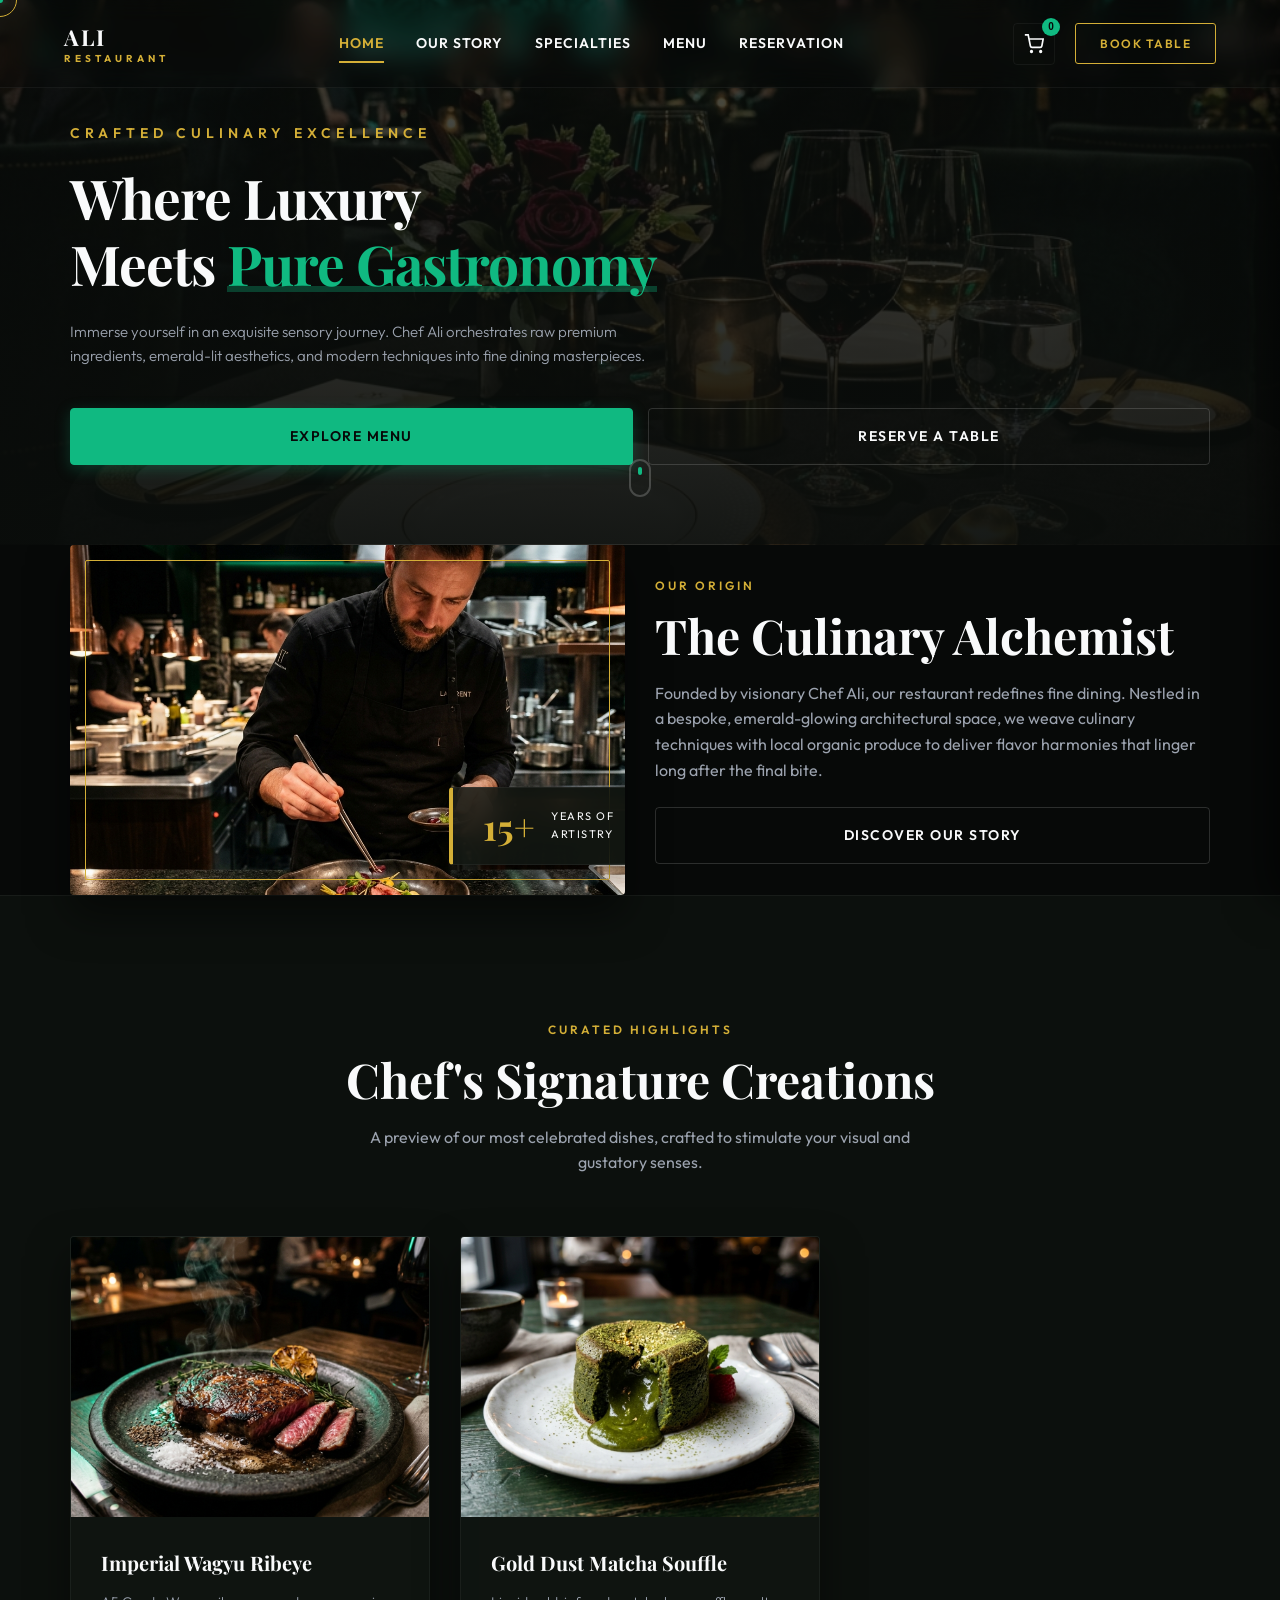
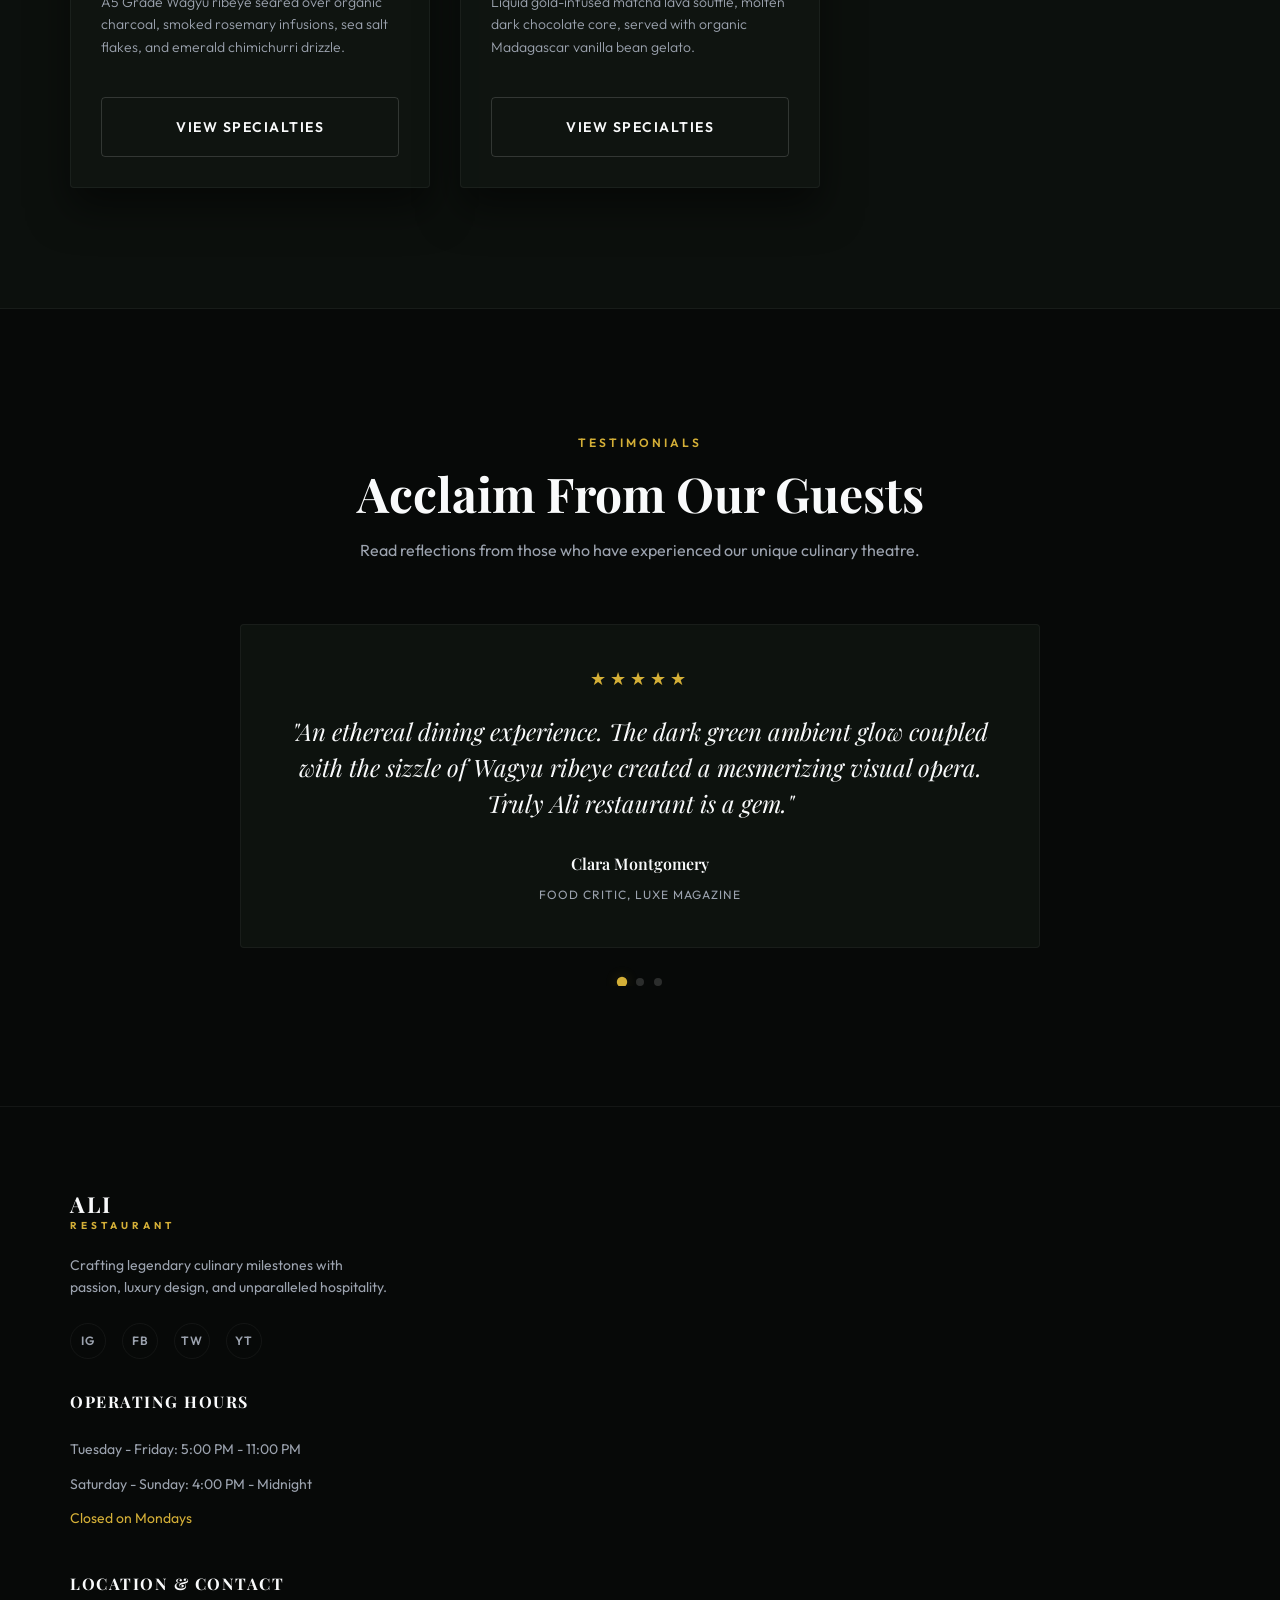
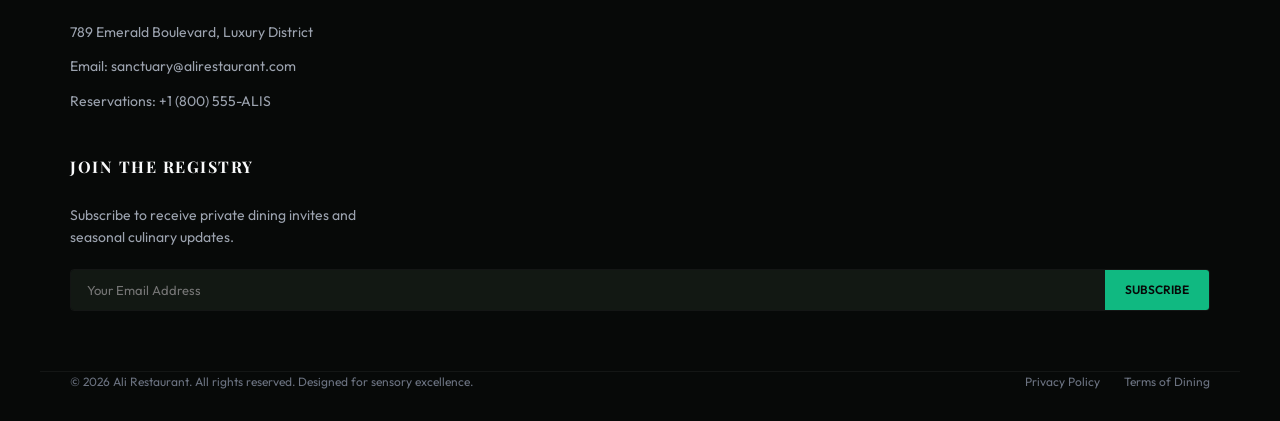
<file: index.html>
<!DOCTYPE html>
<html lang="en">
<head>
    <meta charset="UTF-8">
    <meta name="viewport" content="width=device-width, initial-scale=1.0">
    <meta name="description" content="Experience premium culinary artistry at Ali Restaurant. Indulge in Wagyu steaks, truffle bruschettas, and signature emerald cocktails in an ultra-luxurious setting.">
    <title>Ali Restaurant | Home</title>
    <!-- Google Fonts -->
    <link rel="preconnect" href="https://fonts.googleapis.com">
    <link rel="preconnect" href="https://fonts.gstatic.com" crossorigin>
    <link href="https://fonts.googleapis.com/css2?family=Outfit:wght@300;400;600;800&family=Playfair+Display:ital,wght@0,400;0,700;1,400&display=swap" rel="stylesheet">
    <!-- Main Stylesheet -->
    <link rel="stylesheet" href="styles.css">

<div id="loader">
    <div class="luxury-loader">

        <div class="rings">
            <span></span>
            <span></span>
            <span></span>
        </div>

    </div>
</div>


</head>
<body>

    <div id="scroll-progress"></div>

    <!-- Header Navigation -->
    <header class="header">
        <div class="nav-container">
            <a href="index.html" class="logo" id="logo-nav">
                ALI<span>RESTAURANT</span>
            </a>
            
            <nav class="nav-links">
                <a href="index.html" class="nav-link">Home</a>
                <a href="about.html" class="nav-link">Our Story</a>
                <a href="specialties.html" class="nav-link">Specialties</a>
                <a href="menu.html" class="nav-link">Menu</a>
                <a href="reservation.html" class="nav-link">Reservation</a>
            </nav>

            <div class="nav-actions">
                <button class="cart-toggle-btn" id="cart-toggle-btn" aria-label="Open Cart">
                    <svg class="icon-svg" viewBox="0 0 24 24" fill="none" stroke="currentColor" stroke-width="2">
                        <circle cx="9" cy="21" r="1"></circle>
                        <circle cx="20" cy="21" r="1"></circle>
                        <path d="M1 1h4l2.68 13.39a2 2 0 0 0 2 1.61h9.72a2 2 0 0 0 2-1.61L23 6H6"></path>
                    </svg>
                    <span class="cart-count">0</span>
                </button>
                <a href="reservation.html" class="cta-btn font-sub">Book Table</a>
            </div>

            <button class="mobile-menu-toggle" id="mobile-toggle" aria-label="Toggle Navigation">
                <span></span>
                <span></span>
                <span></span>
            </button>
        </div>
    </header>

    <div class="mobile-nav-overlay" id="mobile-overlay">
        <nav class="mobile-links">
            <a href="index.html" class="mobile-link">Home</a>
            <a href="about.html" class="mobile-link">Our Story</a>
            <a href="specialties.html" class="mobile-link">Specialties</a>
            <a href="menu.html" class="mobile-link">Menu</a>
            <a href="reservation.html" class="mobile-link">Reservation</a>
            <a href="reservation.html" class="mobile-cta-btn">Book Table</a>
            
        </nav>
    </div>

    <!-- Main Content -->
    <main>
        
     

        <section id="hero" class="hero-section">
            <div class="hero-bg" style="background-image: linear-gradient(to bottom, rgba(10, 13, 11, 0.7), rgba(10, 13, 11, 0.95)), url('assets/hero_bg.png');"></div>
            <div class="hero-content container">
                <span class="hero-subtitle reveal-item">CRAFTED CULINARY EXCELLENCE</span>
                <h1 class="hero-title reveal-item">
                    Where Luxury <br>Meets <span class="highlight-green">Pure Gastronomy</span>
                </h1>
                <p class="hero-description reveal-item">
                    Immerse yourself in an exquisite sensory journey. Chef Ali orchestrates raw premium ingredients, emerald-lit aesthetics, and modern techniques into fine dining masterpieces.
                </p>
                <div class="hero-actions reveal-item">
                    <a href="menu.html" class="btn btn-primary">Explore Menu</a>
                    <a href="reservation.html" class="btn btn-outline">Reserve a Table</a>
                </div>
            </div>
            
            <div class="scroll-indicator">
                <span class="mouse">
                    <span class="wheel"></span>
                </span>
                <span class="arrow-down"></span>
            </div>
        </section>

   
        <section class="about-section container section-padding">
            <div class="about-grid">
                <div class="about-image-container reveal-item">
                    <div class="about-image-wrapper">
                        <img src="assets/chef_ali.png" alt="Chef Ali" class="about-img">
                        <div class="experience-badge">
                            <span class="exp-num">15+</span>
                            <span class="exp-text">Years of <br>Artistry</span>
                        </div>
                    </div>
                </div>
                <div class="about-content reveal-item">
                    <span class="section-tag">OUR ORIGIN</span>
                    <h2 class="section-title">The Culinary Alchemist</h2>
                    <p class="about-text">
                        Founded by visionary Chef Ali, our restaurant redefines fine dining. Nestled in a bespoke, emerald-glowing architectural space, we weave culinary techniques with local organic produce to deliver flavor harmonies that linger long after the final bite.
                    </p>
                    <a href="about.html" class="btn btn-outline" style="align-self: flex-start;">Discover Our Story</a>
                </div>
            </div>
        </section>

  
        <section class="specialties-section section-padding">
            <div class="container">
                <div class="section-header center reveal-item">
                    <span class="section-tag">CURATED HIGHLIGHTS</span>
                    <h2 class="section-title">Chef's Signature Creations</h2>
                    <p class="section-subtitle">A preview of our most celebrated dishes, crafted to stimulate your visual and gustatory senses.</p>
                </div>

                <div class="specialties-grid reveal-item">
    
                    <div class="specialty-card">
                        <div class="specialty-img-wrapper">
                            <img src="assets/dish_steak.png" alt="Wagyu Steak" class="specialty-img">
                        </div>
                        <div class="specialty-info">
                            <h3 class="specialty-name">Imperial Wagyu Ribeye</h3>
                            <p class="specialty-desc font-sub">A5 Grade Wagyu ribeye seared over organic charcoal, smoked rosemary infusions, sea salt flakes, and emerald chimichurri drizzle.</p>
                            <a href="specialties.html" class="btn btn-outline btn-full font-sub" style="margin-top: 15px;">View Specialties</a>
                        </div>
                    </div>

                    <div class="specialty-card">
                        <div class="specialty-img-wrapper">
                            <img src="assets/dish_souffle.png" alt="Matcha Souffle" class="specialty-img">
                        </div>
                        <div class="specialty-info">
                            <h3 class="specialty-name">Gold Dust Matcha Souffle</h3>
                            <p class="specialty-desc font-sub">Liquid gold-infused matcha lava souffle, molten dark chocolate core, served with organic Madagascar vanilla bean gelato.</p>
                            <a href="specialties.html" class="btn btn-outline btn-full font-sub" style="margin-top: 15px;">View Specialties</a>
                        </div>
                    </div>
                </div>
            </div>
        </section>

        <section class="testimonials-section section-padding">
            <div class="container">
                <div class="section-header center reveal-item">
                    <span class="section-tag">TESTIMONIALS</span>
                    <h2 class="section-title">Acclaim From Our Guests</h2>
                    <p class="section-subtitle">Read reflections from those who have experienced our unique culinary theatre.</p>
                </div>

                <div class="testimonials-slider reveal-item">
                    <div class="testimonial-track" id="testimonial-track">
           
                        <div class="testimonial-card">
                            <div class="stars">★★★★★</div>
                            <p class="quote">"An ethereal dining experience. The dark green ambient glow coupled with the sizzle of Wagyu ribeye created a mesmerizing visual opera. Truly Ali restaurant is a gem."</p>
                            <div class="author-info">
                                <h4 class="author-name">Clara Montgomery</h4>
                                <span class="author-title">Food Critic, Luxe Magazine</span>
                            </div>
                        </div>

                        <div class="testimonial-card">
                            <div class="stars">★★★★★</div>
                            <p class="quote">"Chef Ali's attention to plating is legendary. The truffle bruschetta melted in my mouth, and the table selector system was so elegant. A perfect reservation execution!"</p>
                            <div class="author-info">
                                <h4 class="author-name">Alexander Sterling</h4>
                                <span class="author-title">Gourmand Society President</span>
                            </div>
                        </div>

                        <div class="testimonial-card">
                            <div class="stars">★★★★★</div>
                            <p class="quote">"Matcha lava cake with gold leaf was the highlight of our anniversary. Sitting in the VIP room, surrounded by glassmorphism green panels and premium service, made it unforgettable."</p>
                            <div class="author-info">
                                <h4 class="author-name">Vivienne Rousseau</h4>
                                <span class="author-title">Lifestyle Connoisseur</span>
                            </div>
                        </div>
                    </div>
                    
                    <div class="slider-dots">
                        <button class="dot active" data-index="0" aria-label="Slide 1"></button>
                        <button class="dot" data-index="1" aria-label="Slide 2"></button>
                        <button class="dot" data-index="2" aria-label="Slide 3"></button>
                    </div>
                </div>
            </div>
        </section>
        
    </main>

    <!-- Shopping Cart Slide-out Drawer -->


    <div class="cart-drawer-overlay" id="cart-drawer-overlay"></div>
    <div class="cart-drawer" id="cart-drawer">
        <div class="cart-drawer-header">
            <h3>Your Order Selection</h3>
            <button class="cart-close-btn" id="cart-close-btn" aria-label="Close Cart">
                <svg class="icon-svg" viewBox="0 0 24 24" fill="none" stroke="currentColor" stroke-width="2">
                    <line x1="18" y1="6" x2="6" y2="18"></line>
                    <line x1="6" y1="6" x2="18" y2="18"></line>
                </svg>
            </button>
        </div>
        
        <div class="cart-progress-container">
            <span class="cart-progress-label" id="cart-progress-text">Add $100.00 more for Complimentary Dessert!</span>
            <div class="cart-progress-bar">
                <div class="cart-progress-fill" id="cart-progress-fill" style="width: 0%"></div>
            </div>
        </div>

        <div class="cart-items" id="cart-items-container">
            <div class="empty-cart-message">
                <p>Your culinary tray is empty.</p>
                <p class="sub">Explore our menu to add exquisite selections.</p>
            </div>
        </div>

        <div class="cart-drawer-footer">
            <div class="cart-summary-row">
                <span>Subtotal</span>
                <span id="cart-subtotal">$0.00</span>
            </div>
            <div class="cart-summary-row">
                <span>Luxury Service Tax</span>
                <span id="cart-tax">$0.00</span>
            </div>
            <div class="cart-summary-row total">
                <span>Estimated Total</span>
                <span id="cart-total">$0.00</span>
            </div>
            <button class="checkout-btn btn-full" id="checkout-btn">Proceed to Experience Checkout</button>
        </div>
    </div>

    <!-- Booking Confirmation Modal -->
    <div class="modal-backdrop" id="booking-modal">
        <div class="modal-card">
            <div class="modal-success-icon">
                <svg viewBox="0 0 24 24" fill="none" stroke="currentColor" stroke-width="2.5">
                    <polyline points="20 6 9 17 4 12"></polyline>
                </svg>
            </div>
            <h3 class="modal-title">Reservation Confirmed</h3>
            <p class="modal-desc">Your table in our premium sanctuary has been reserved. A digital invitation has been dispatched to your email.</p>
            <div class="receipt-box" id="booking-receipt"></div>
            <button class="btn btn-primary btn-full close-modal-btn" id="close-modal-btn">Enter Sanctuary</button>
        </div>
    </div>

  

    <button class="back-to-top" id="back-to-top" aria-label="Scroll to Top">
        <svg viewBox="0 0 24 24" fill="none" stroke="currentColor" stroke-width="2.5">
            <line x1="12" y1="19" x2="12" y2="5"></line>
            <polyline points="5 12 12 5 19 12"></polyline>
        </svg>
    </button>

    <!-- Footer -->


    <footer class="footer-section">
        <div class="container footer-grid">
            <div class="footer-brand">
                <a href="index.html" class="logo">ALI<span>RESTAURANT</span></a>
                <p class="footer-desc">Crafting legendary culinary milestones with passion, luxury design, and unparalleled hospitality.</p>
                <div class="social-links">
                    <a href="#" aria-label="Instagram">IG</a>
                    <a href="#" aria-label="Facebook">FB</a>
                    <a href="#" aria-label="Twitter">TW</a>
                    <a href="#" aria-label="YouTube">YT</a>
                </div>
            </div>

            <div class="footer-info">
                <h4 class="footer-title">Operating Hours</h4>
                <p class="footer-text">Tuesday - Friday: 5:00 PM - 11:00 PM</p>
                <p class="footer-text">Saturday - Sunday: 4:00 PM - Midnight</p>
                <p class="footer-text color-highlight">Closed on Mondays</p>
            </div>

            <div class="footer-info">
                <h4 class="footer-title">Location & Contact</h4>
                <p class="footer-text">789 Emerald Boulevard, Luxury District</p>
                <p class="footer-text">Email: sanctuary@alirestaurant.com</p>
                <p class="footer-text">Reservations: +1 (800) 555-ALIS</p>
            </div>

            <div class="footer-newsletter">
                <h4 class="footer-title">Join The Registry</h4>
                <p class="footer-text">Subscribe to receive private dining invites and seasonal culinary updates.</p>
                <form class="newsletter-form" id="newsletter-form">
                    <input type="email" placeholder="Your Email Address" required aria-label="Email Address" autocomplete="email">
                    <button type="submit">Subscribe</button>
                </form>
            </div>
        </div>

        <div class="footer-bottom container">
            <p>&copy; 2026 Ali Restaurant. All rights reserved. Designed for sensory excellence.</p>
            <div class="footer-bottom-links">
                <a href="#">Privacy Policy</a>
                <a href="#">Terms of Dining</a>
            </div>
        </div>
    </footer>

    <!-- Main Logic Script -->
    <script src="Food.js"></script>
</body>
</html>
</file>
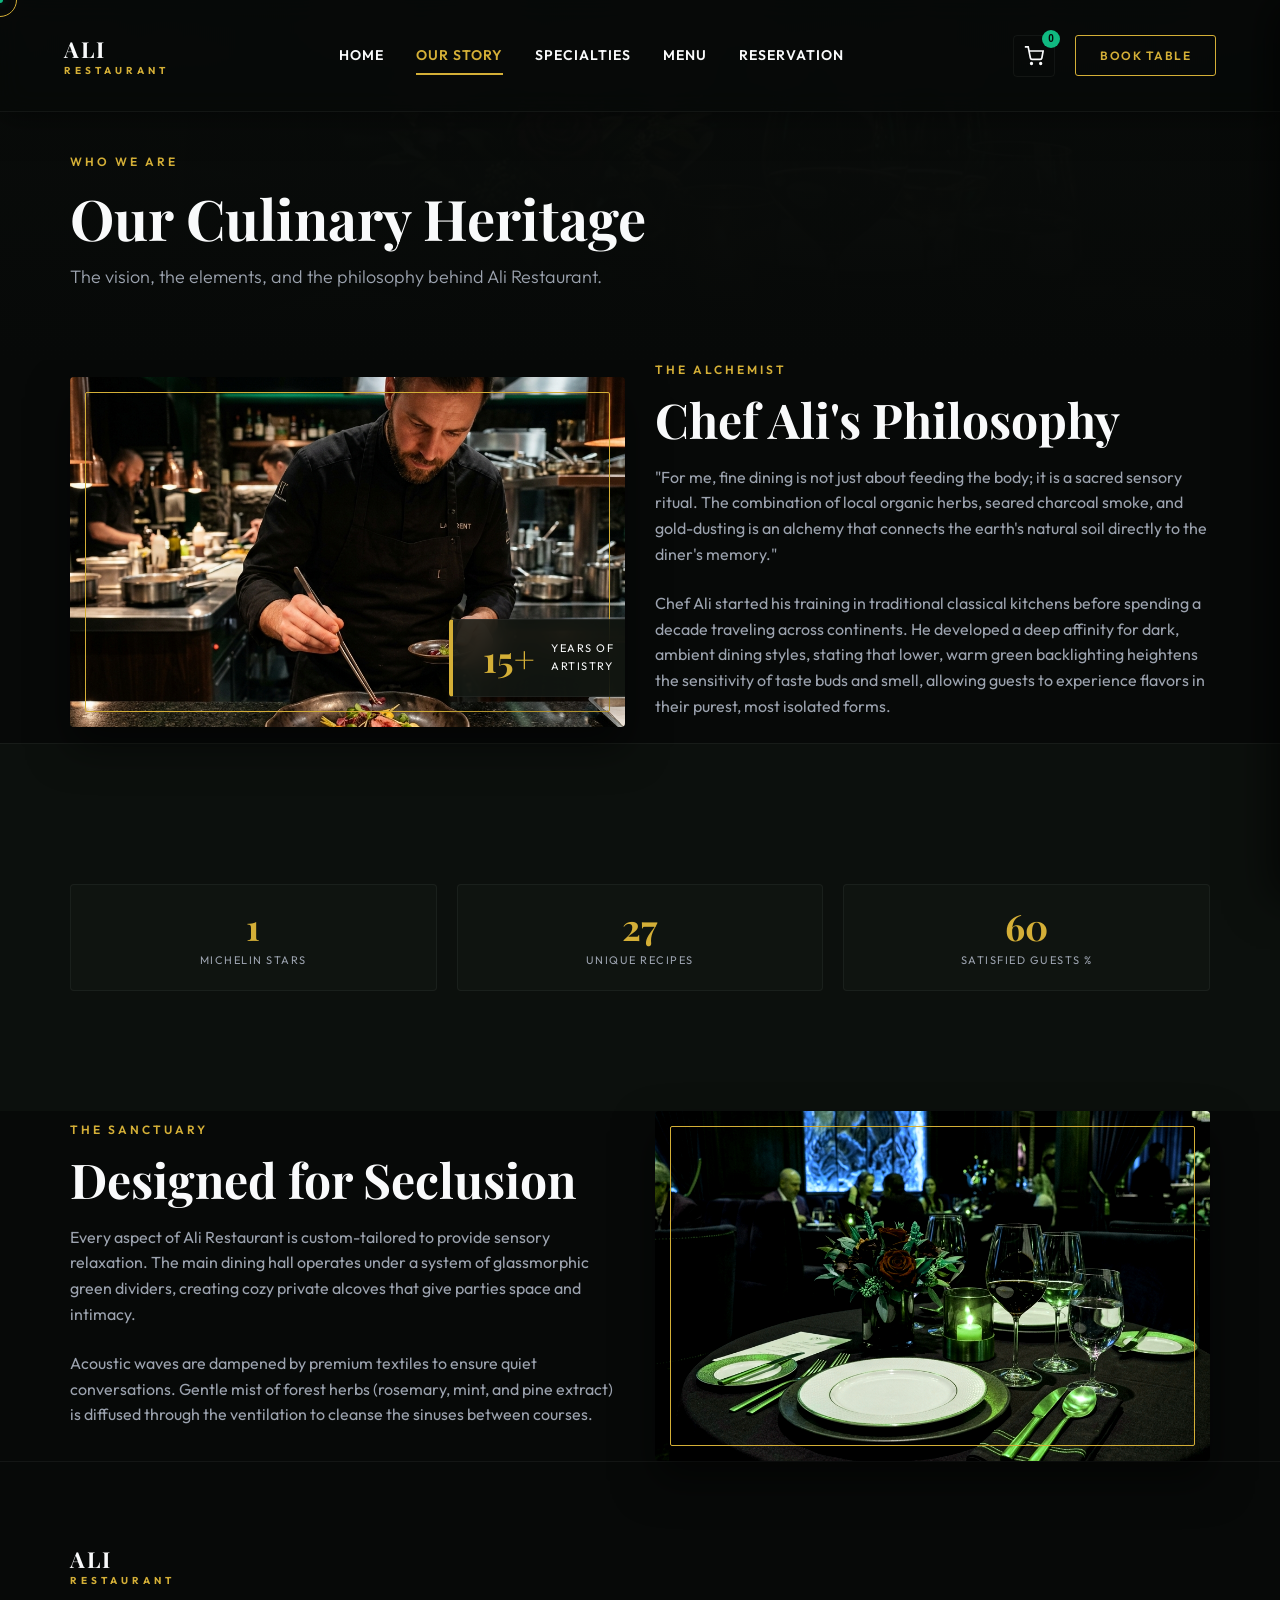
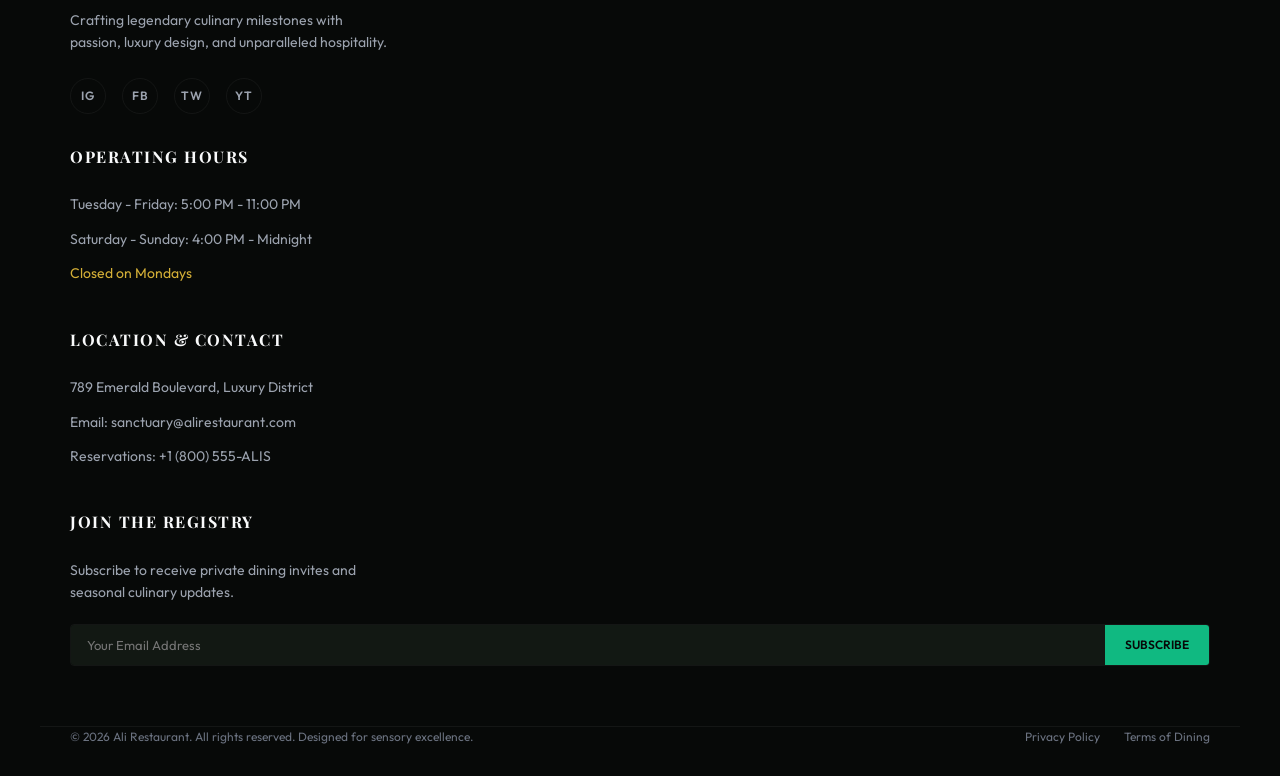
<file: about.html>
<!DOCTYPE html>
<html lang="en">
<head>
    <meta charset="UTF-8">
    <meta name="viewport" content="width=device-width, initial-scale=1.0">
    <meta name="description" content="Read the culinary origin story of Ali Restaurant. Understand Chef Ali's fine-dining philosophy, luxury kitchen techniques, and local organic sourcing.">
    <title>Ali Restaurant | Our Story</title>
    <!-- Google Fonts -->
    <link rel="preconnect" href="https://fonts.googleapis.com">
    <link rel="preconnect" href="https://fonts.gstatic.com" crossorigin>
    <link href="https://fonts.googleapis.com/css2?family=Outfit:wght@300;400;600;800&family=Playfair+Display:ital,wght@0,400;0,700;1,400&display=swap" rel="stylesheet">
    <!-- Main Stylesheet -->
    <link rel="stylesheet" href="styles.css">



</head>
<body>


        <div id="loader">
    <div class="luxury-loader">

        <div class="rings">
            <span></span>
            <span></span>
            <span></span>
        </div>

    </div>
</div>



    <div id="scroll-progress"></div>

    <!-- Header Navigation -->
    <header class="header scrolled">
        <div class="nav-container">
            <a href="index.html" class="logo" id="logo-nav">
                ALI<span>RESTAURANT</span>
            </a>
            
            <nav class="nav-links">
                <a href="index.html" class="nav-link">Home</a>
                <a href="about.html" class="nav-link">Our Story</a>
                <a href="specialties.html" class="nav-link">Specialties</a>
                <a href="menu.html" class="nav-link">Menu</a>
                <a href="reservation.html" class="nav-link">Reservation</a>
            </nav>

            <div class="nav-actions">
                <button class="cart-toggle-btn" id="cart-toggle-btn" aria-label="Open Cart">
                    <svg class="icon-svg" viewBox="0 0 24 24" fill="none" stroke="currentColor" stroke-width="2">
                        <circle cx="9" cy="21" r="1"></circle>
                        <circle cx="20" cy="21" r="1"></circle>
                        <path d="M1 1h4l2.68 13.39a2 2 0 0 0 2 1.61h9.72a2 2 0 0 0 2-1.61L23 6H6"></path>
                    </svg>
                    <span class="cart-count">0</span>
                </button>
                <a href="reservation.html" class="cta-btn font-sub">Book Table</a>
            </div>

            <button class="mobile-menu-toggle" id="mobile-toggle" aria-label="Toggle Navigation">
                <span></span>
                <span></span>
                <span></span>
            </button>
        </div>
    </header>

    <!-- Mobile Navigation Overlay -->


    <div class="mobile-nav-overlay" id="mobile-overlay">
        <nav class="mobile-links">
            <a href="index.html" class="mobile-link">Home</a>
            <a href="about.html" class="mobile-link">Our Story</a>
            <a href="specialties.html" class="mobile-link">Specialties</a>
            <a href="menu.html" class="mobile-link">Menu</a>
            <a href="reservation.html" class="mobile-link">Reservation</a>
            <a href="reservation.html" class="mobile-cta-btn">Book Table</a>
        </nav>
    </div>

    <!-- Main Content -->
    <main>

        <section class="page-banner" style="background-image: linear-gradient(to bottom, rgba(10, 13, 11, 0.8), rgba(7, 9, 8, 1)), url('assets/hero_bg.png');">
            <div class="container banner-content">
                <span class="section-tag">WHO WE ARE</span>
                <h1 class="banner-title">Our Culinary Heritage</h1>
                <p class="banner-desc">The vision, the elements, and the philosophy behind Ali Restaurant.</p>
            </div>
        </section>

        
        <section id="about" class="about-section container section-padding">
            <div class="about-grid">
                <div class="about-image-container reveal-item">
                    <div class="about-image-wrapper">
                        <img src="assets/chef_ali.png" alt="Chef Ali preparing a dish" class="about-img">
                        <div class="experience-badge">
                            <span class="exp-num">15+</span>
                            <span class="exp-text">Years of <br>Artistry</span>
                        </div>
                    </div>
                </div>
                <div class="about-content reveal-item">
                    <span class="section-tag">THE ALCHEMIST</span>
                    <h2 class="section-title">Chef Ali's Philosophy</h2>
                    <p class="about-text">
                        "For me, fine dining is not just about feeding the body; it is a sacred sensory ritual. The combination of local organic herbs, seared charcoal smoke, and gold-dusting is an alchemy that connects the earth's natural soil directly to the diner's memory."
                    </p>
                    <p class="about-text">
                        Chef Ali started his training in traditional classical kitchens before spending a decade traveling across continents. He developed a deep affinity for dark, ambient dining styles, stating that lower, warm green backlighting heightens the sensitivity of taste buds and smell, allowing guests to experience flavors in their purest, most isolated forms.
                    </p>
                </div>
            </div>
        </section>

        <!-- Stats Section -->


        <section class="section-padding" style="background-color: var(--color-bg-dark); border-top: var(--border-glass);">
            <div class="container">
                <div class="stats-row reveal-item">
                    <div class="stat-box">
                        <span class="stat-number" data-target="3">0</span>
                        <span class="stat-label">Michelin Stars</span>
                    </div>
                    <div class="stat-box">
                        <span class="stat-number" data-target="45">0</span>
                        <span class="stat-label">Unique Recipes</span>
                    </div>
                    <div class="stat-box">
                        <span class="stat-number" data-target="100">0</span>
                        <span class="stat-label">Satisfied Guests %</span>
                    </div>
                </div>
            </div>
        </section>

        <!-- Atmosphere Section -->


        <section class="atmosphere-section container section-padding">
            <div class="about-grid">
                <div class="about-content reveal-item">
                    <span class="section-tag">THE SANCTUARY</span>
                    <h2 class="section-title">Designed for Seclusion</h2>
                    <p class="about-text">
                        Every aspect of Ali Restaurant is custom-tailored to provide sensory relaxation. The main dining hall operates under a system of glassmorphic green dividers, creating cozy private alcoves that give parties space and intimacy.
                    </p>
                    <p class="about-text">
                        Acoustic waves are dampened by premium textiles to ensure quiet conversations. Gentle mist of forest herbs (rosemary, mint, and pine extract) is diffused through the ventilation to cleanse the sinuses between courses.
                    </p>
                </div>
                <div class="about-image-container reveal-item">
                    <div class="about-image-wrapper">
         
                        <img src="assets/hero_bg.png" alt="Luxury restaurant atmosphere" class="about-img" style="filter: hue-rotate(60deg) contrast(1.1);">
                    </div>
                </div>
            </div>
        </section>
        
    </main>

    
    <div class="cart-drawer-overlay" id="cart-drawer-overlay"></div>
    <div class="cart-drawer" id="cart-drawer">
        <div class="cart-drawer-header">
            <h3>Your Order Selection</h3>
            <button class="cart-close-btn" id="cart-close-btn" aria-label="Close Cart">
                <svg class="icon-svg" viewBox="0 0 24 24" fill="none" stroke="currentColor" stroke-width="2">
                    <line x1="18" y1="6" x2="6" y2="18"></line>
                    <line x1="6" y1="6" x2="18" y2="18"></line>
                </svg>
            </button>
        </div>
        
        <div class="cart-progress-container">
            <span class="cart-progress-label" id="cart-progress-text">Add $100.00 more for Complimentary Dessert!</span>
            <div class="cart-progress-bar">
                <div class="cart-progress-fill" id="cart-progress-fill" style="width: 0%"></div>
            </div>
        </div>

        <div class="cart-items" id="cart-items-container">
            <div class="empty-cart-message">
                <p>Your culinary tray is empty.</p>
                <p class="sub">Explore our menu to add exquisite selections.</p>
            </div>
        </div>

        <div class="cart-drawer-footer">
            <div class="cart-summary-row">
                <span>Subtotal</span>
                <span id="cart-subtotal">$0.00</span>
            </div>
            <div class="cart-summary-row">
                <span>Luxury Service Tax</span>
                <span id="cart-tax">$0.00</span>
            </div>
            <div class="cart-summary-row total">
                <span>Estimated Total</span>
                <span id="cart-total">$0.00</span>
            </div>
            <button class="checkout-btn btn-full" id="checkout-btn">Proceed to Experience Checkout</button>
        </div>
    </div>


    <div class="modal-backdrop" id="booking-modal">
        <div class="modal-card">
            <div class="modal-success-icon">
                <svg viewBox="0 0 24 24" fill="none" stroke="currentColor" stroke-width="2.5">
                    <polyline points="20 6 9 17 4 12"></polyline>
                </svg>
            </div>
            <h3 class="modal-title">Reservation Confirmed</h3>
            <p class="modal-desc">Your table in our premium sanctuary has been reserved. A digital invitation has been dispatched to your email.</p>
            <div class="receipt-box" id="booking-receipt"></div>
            <button class="btn btn-primary btn-full close-modal-btn" id="close-modal-btn">Enter Sanctuary</button>
        </div>
    </div>


    
    <button class="back-to-top" id="back-to-top" aria-label="Scroll to Top">
        <svg viewBox="0 0 24 24" fill="none" stroke="currentColor" stroke-width="2.5">
            <line x1="12" y1="19" x2="12" y2="5"></line>
            <polyline points="5 12 12 5 19 12"></polyline>
        </svg>
    </button>

    <!-- Footer -->


    <footer class="footer-section">
        <div class="container footer-grid">
            <div class="footer-brand">
                <a href="index.html" class="logo">ALI<span>RESTAURANT</span></a>
                <p class="footer-desc">Crafting legendary culinary milestones with passion, luxury design, and unparalleled hospitality.</p>
                <div class="social-links">
                    <a href="#" aria-label="Instagram">IG</a>
                    <a href="#" aria-label="Facebook">FB</a>
                    <a href="#" aria-label="Twitter">TW</a>
                    <a href="#" aria-label="YouTube">YT</a>
                </div>
            </div>

            <div class="footer-info">
                <h4 class="footer-title">Operating Hours</h4>
                <p class="footer-text">Tuesday - Friday: 5:00 PM - 11:00 PM</p>
                <p class="footer-text">Saturday - Sunday: 4:00 PM - Midnight</p>
                <p class="footer-text color-highlight">Closed on Mondays</p>
            </div>

            <div class="footer-info">
                <h4 class="footer-title">Location & Contact</h4>
                <p class="footer-text">789 Emerald Boulevard, Luxury District</p>
                <p class="footer-text">Email: sanctuary@alirestaurant.com</p>
                <p class="footer-text">Reservations: +1 (800) 555-ALIS</p>
            </div>

            <div class="footer-newsletter">
                <h4 class="footer-title">Join The Registry</h4>
                <p class="footer-text">Subscribe to receive private dining invites and seasonal culinary updates.</p>
                <form class="newsletter-form" id="newsletter-form">
                    <input type="email" placeholder="Your Email Address" required aria-label="Email Address" autocomplete="email">
                    <button type="submit">Subscribe</button>
                </form>
            </div>
        </div>

        <div class="footer-bottom container">
            <p>&copy; 2026 Ali Restaurant. All rights reserved. Designed for sensory excellence.</p>
            <div class="footer-bottom-links">
                <a href="#">Privacy Policy</a>
                <a href="#">Terms of Dining</a>
            </div>
        </div>
    </footer>

    <!-- Main Logic Script -->
     <script src="Food.js"></script>
</body>
</html>
</file>
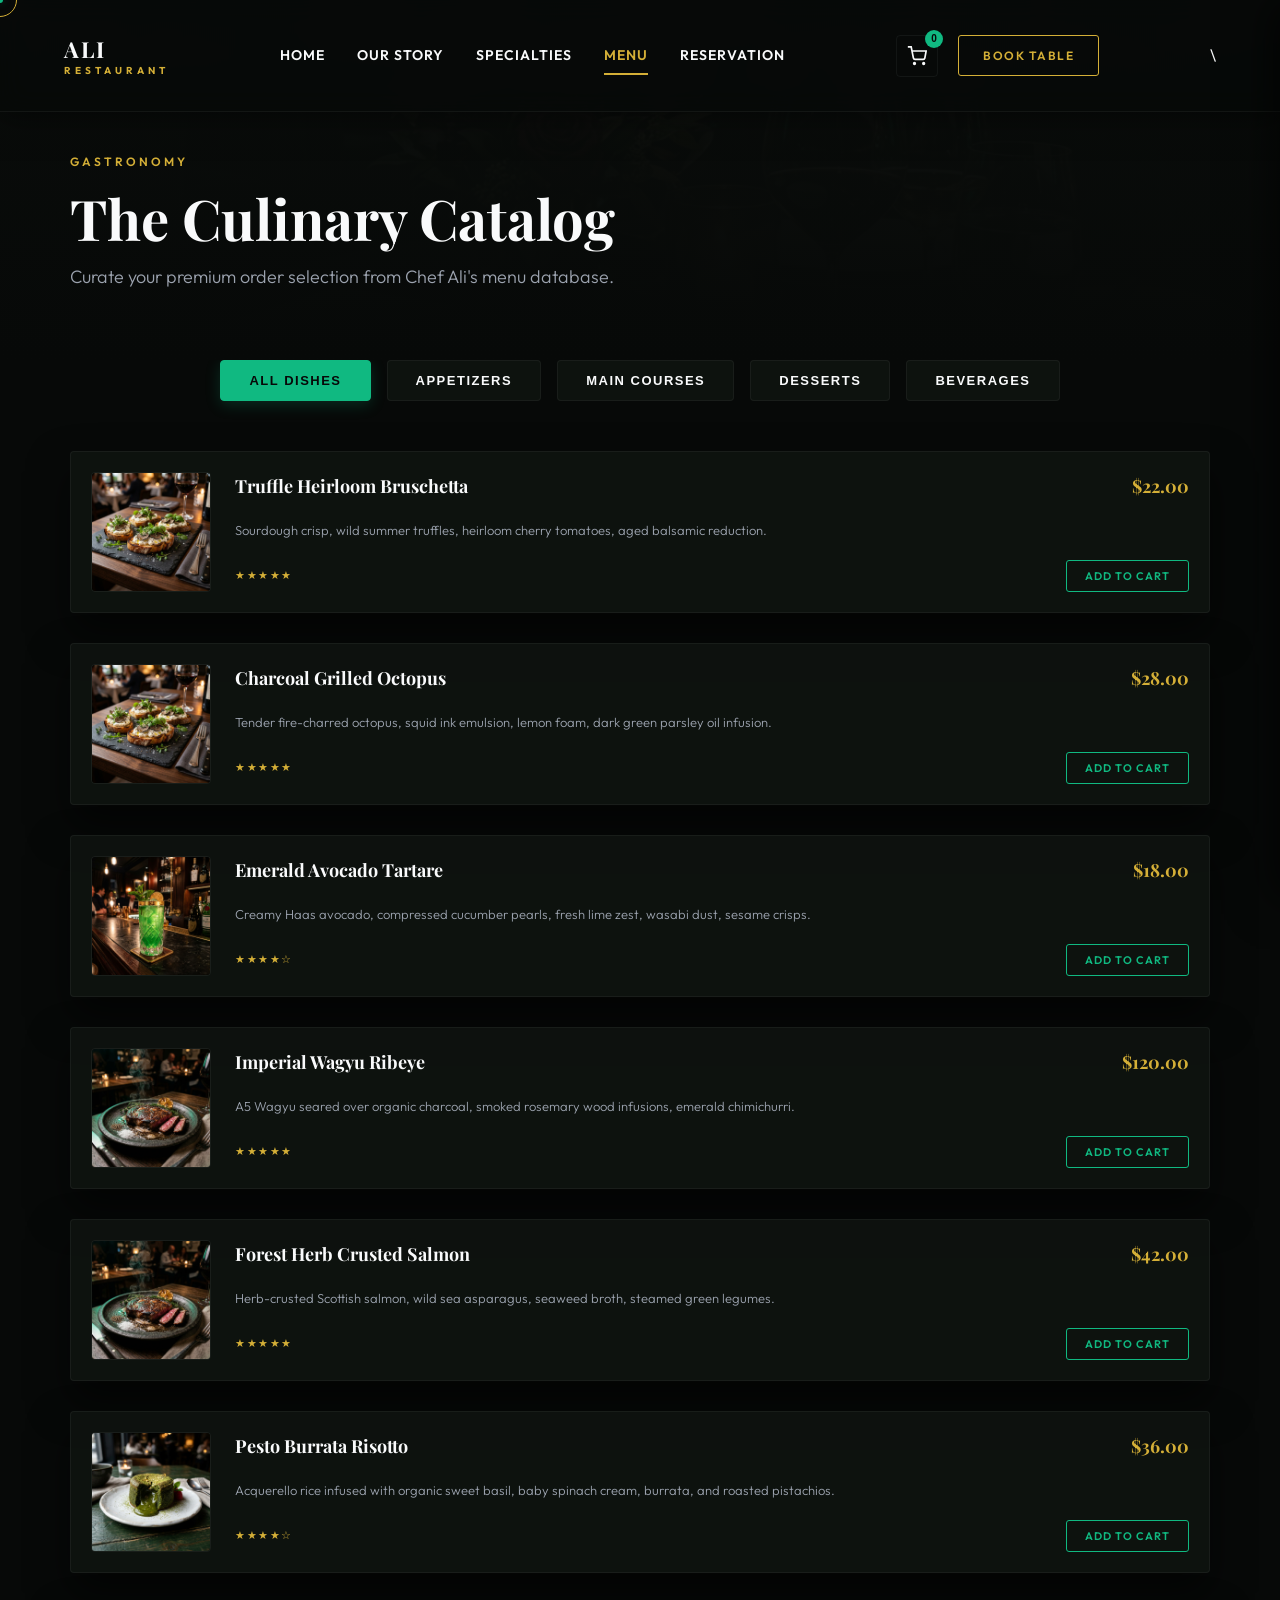
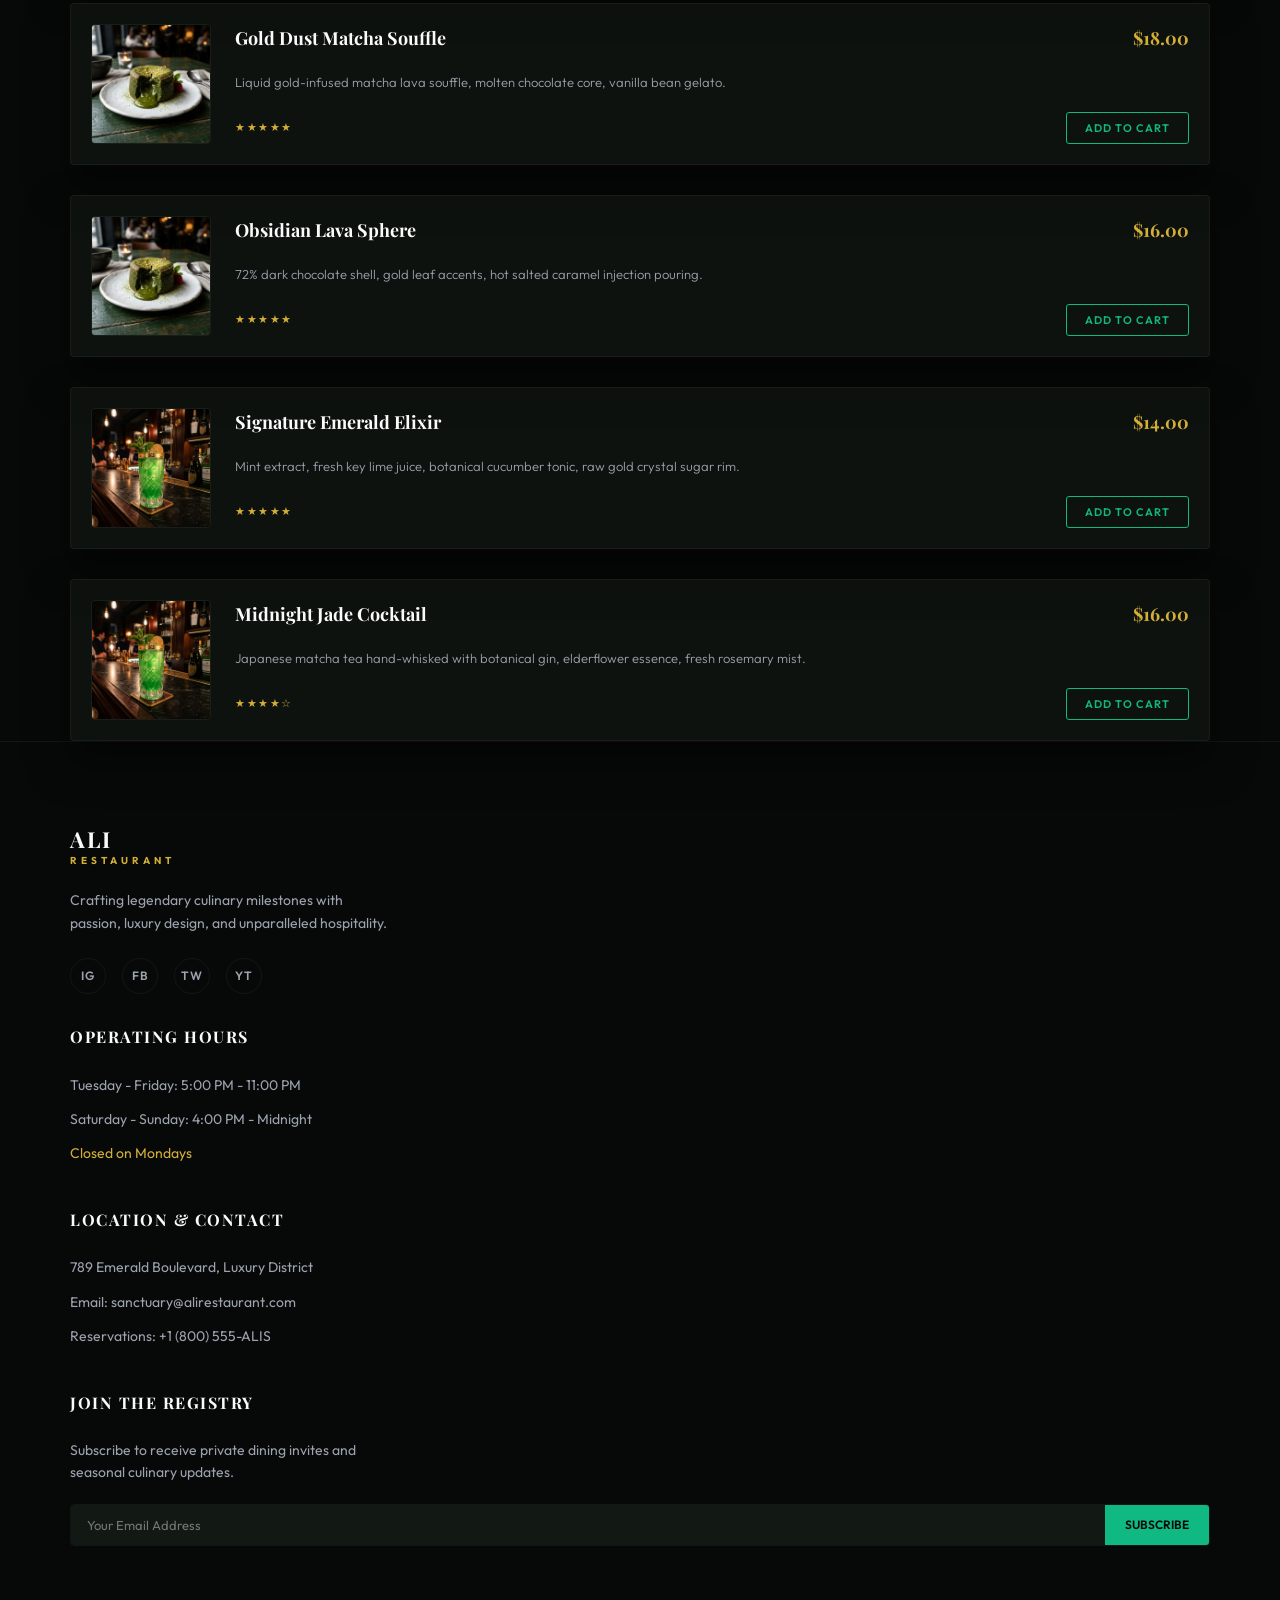
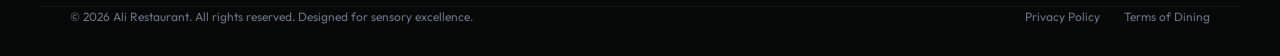
<file: menu.html>
<!DOCTYPE html>
<html lang="en">
<head>
    <meta charset="UTF-8">
    <meta name="viewport" content="width=device-width, initial-scale=1.0">
    <meta name="description" content="Explore the full gourmet menu of Ali Restaurant. Filter appetizers, charcoal grilled main courses, gold-dusted matchas, and emerald cocktails.">
    <title>Ali Restaurant | Menu</title>
    <!-- Google Fonts -->
    <link rel="preconnect" href="https://fonts.googleapis.com">
    <link rel="preconnect" href="https://fonts.gstatic.com" crossorigin>
    <link href="https://fonts.googleapis.com/css2?family=Outfit:wght@300;400;600;800&family=Playfair+Display:ital,wght@0,400;0,700;1,400&display=swap" rel="stylesheet">
    <!-- Main Stylesheet -->


    <link rel="stylesheet" href="styles.css">
</head>
<body>



        <div id="loader">
    <div class="luxury-loader">

        <div class="rings">
            <span></span>
            <span></span>
            <span></span>
        </div>

    </div>
</div>

    <div id="scroll-progress"></div>

    <!-- Header Navigation -->


    <header class="header scrolled">
        <div class="nav-container">
            <a href="index.html" class="logo" id="logo-nav">
                ALI<span>RESTAURANT</span>
            </a>
            
            <nav class="nav-links">
                <a href="index.html" class="nav-link">Home</a>
                <a href="about.html" class="nav-link">Our Story</a>
                <a href="specialties.html" class="nav-link">Specialties</a>
                <a href="menu.html" class="nav-link">Menu</a>
                <a href="reservation.html" class="nav-link">Reservation</a>
            </nav>

            <div class="nav-actions">
                <button class="cart-toggle-btn" id="cart-toggle-btn" aria-label="Open Cart">
                    <svg class="icon-svg" viewBox="0 0 24 24" fill="none" stroke="currentColor" stroke-width="2">
                        <circle cx="9" cy="21" r="1"></circle>
                        <circle cx="20" cy="21" r="1"></circle>
                        <path d="M1 1h4l2.68 13.39a2 2 0 0 0 2 1.61h9.72a2 2 0 0 0 2-1.61L23 6H6"></path>
                    </svg>
                    <span class="cart-count">0</span>
                </button>
                <a href="reservation.html" class="cta-btn font-sub">Book Table</a>
            </div>

  \
            <button class="mobile-menu-toggle" id="mobile-toggle" aria-label="Toggle Navigation">
                <span></span>
                <span></span>
                <span></span>
            </button>
        </div>
    </header>

  

    <div class="mobile-nav-overlay" id="mobile-overlay">
        <nav class="mobile-links">
            <a href="index.html" class="mobile-link">Home</a>
            <a href="about.html" class="mobile-link">Our Story</a>
            <a href="specialties.html" class="mobile-link">Specialties</a>
            <a href="menu.html" class="mobile-link">Menu</a>
            <a href="reservation.html" class="mobile-link">Reservation</a>
            <a href="reservation.html" class="mobile-cta-btn">Book Table</a>
        </nav>
    </div>

    <!-- Main Content -->


    <main>
        
   
        <section class="page-banner" style="background-image: linear-gradient(to bottom, rgba(10, 13, 11, 0.8), rgba(7, 9, 8, 1)), url('assets/hero_bg.png');">
            <div class="container banner-content">
                <span class="section-tag">GASTRONOMY</span>
                <h1 class="banner-title">The Culinary Catalog</h1>
                <p class="banner-desc">Curate your premium order selection from Chef Ali's menu database.</p>
            </div>
        </section>

        <!-- Dynamic Menu Grid Section -->
        <section id="menu" class="menu-section container section-padding">
            <!-- Filter Tabs -->
            <div class="menu-tabs reveal-item">
                <button class="menu-tab-btn active" data-filter="all">All Dishes</button>
                <button class="menu-tab-btn" data-filter="appetizers">Appetizers</button>
                <button class="menu-tab-btn" data-filter="mains">Main Courses</button>
                <button class="menu-tab-btn" data-filter="desserts">Desserts</button>
                <button class="menu-tab-btn" data-filter="beverages">Beverages</button>
            </div>

            <div class="menu-grid reveal-item" id="menu-container">
      
            </div>
        </section>
        
    </main>

    <!-- Shopping Cart Slide-out Drawer -->


    <div class="cart-drawer-overlay" id="cart-drawer-overlay"></div>
    <div class="cart-drawer" id="cart-drawer">
        <div class="cart-drawer-header">
            <h3>Your Order Selection</h3>
            <button class="cart-close-btn" id="cart-close-btn" aria-label="Close Cart">
                <svg class="icon-svg" viewBox="0 0 24 24" fill="none" stroke="currentColor" stroke-width="2">
                    <line x1="18" y1="6" x2="6" y2="18"></line>
                    <line x1="6" y1="6" x2="18" y2="18"></line>
                </svg>
            </button>
        </div>
        
        <div class="cart-progress-container">
            <span class="cart-progress-label" id="cart-progress-text">Add $100.00 more for Complimentary Dessert!</span>
            <div class="cart-progress-bar">
                <div class="cart-progress-fill" id="cart-progress-fill" style="width: 0%"></div>
            </div>
        </div>

        <div class="cart-items" id="cart-items-container">
            <div class="empty-cart-message">
                <p>Your culinary tray is empty.</p>
                <p class="sub">Explore our menu to add exquisite selections.</p>
            </div>
        </div>

        <div class="cart-drawer-footer">
            <div class="cart-summary-row">
                <span>Subtotal</span>
                <span id="cart-subtotal">$0.00</span>
            </div>
            <div class="cart-summary-row">
                <span>Luxury Service Tax</span>
                <span id="cart-tax">$0.00</span>
            </div>
            <div class="cart-summary-row total">
                <span>Estimated Total</span>
                <span id="cart-total">$0.00</span>
            </div>
            <button class="checkout-btn btn-full" id="checkout-btn">Proceed to Experience Checkout</button>
        </div>
    </div>

    <!-- Booking Confirmation Modal -->



    <div class="modal-backdrop" id="booking-modal">
        <div class="modal-card">
            <div class="modal-success-icon">
                <svg viewBox="0 0 24 24" fill="none" stroke="currentColor" stroke-width="2.5">
                    <polyline points="20 6 9 17 4 12"></polyline>
                </svg>
            </div>
            <h3 class="modal-title">Reservation Confirmed</h3>
            <p class="modal-desc">Your table in our premium sanctuary has been reserved. A digital invitation has been dispatched to your email.</p>
            <div class="receipt-box" id="booking-receipt"></div>
            <button class="btn btn-primary btn-full close-modal-btn" id="close-modal-btn">Enter Sanctuary</button>
        </div>
    </div>

    <!-- Floating Back to Top Button -->



    <button class="back-to-top" id="back-to-top" aria-label="Scroll to Top">
        <svg viewBox="0 0 24 24" fill="none" stroke="currentColor" stroke-width="2.5">
            <line x1="12" y1="19" x2="12" y2="5"></line>
            <polyline points="5 12 12 5 19 12"></polyline>
        </svg>
    </button>

    <!-- Footer -->



    <footer class="footer-section">
        <div class="container footer-grid">
            <div class="footer-brand">
                <a href="index.html" class="logo">ALI<span>RESTAURANT</span></a>
                <p class="footer-desc">Crafting legendary culinary milestones with passion, luxury design, and unparalleled hospitality.</p>
                <div class="social-links">
                    <a href="#" aria-label="Instagram">IG</a>
                    <a href="#" aria-label="Facebook">FB</a>
                    <a href="#" aria-label="Twitter">TW</a>
                    <a href="#" aria-label="YouTube">YT</a>
                </div>
            </div>

            <div class="footer-info">
                <h4 class="footer-title">Operating Hours</h4>
                <p class="footer-text">Tuesday - Friday: 5:00 PM - 11:00 PM</p>
                <p class="footer-text">Saturday - Sunday: 4:00 PM - Midnight</p>
                <p class="footer-text color-highlight">Closed on Mondays</p>
            </div>

            <div class="footer-info">
                <h4 class="footer-title">Location & Contact</h4>
                <p class="footer-text">789 Emerald Boulevard, Luxury District</p>
                <p class="footer-text">Email: sanctuary@alirestaurant.com</p>
                <p class="footer-text">Reservations: +1 (800) 555-ALIS</p>
            </div>

            <div class="footer-newsletter">
                <h4 class="footer-title">Join The Registry</h4>
                <p class="footer-text">Subscribe to receive private dining invites and seasonal culinary updates.</p>
                <form class="newsletter-form" id="newsletter-form">
                    <input type="email" placeholder="Your Email Address" required aria-label="Email Address" autocomplete="email">
                    <button type="submit">Subscribe</button>
                </form>
            </div>
        </div>

        <div class="footer-bottom container">
            <p>&copy; 2026 Ali Restaurant. All rights reserved. Designed for sensory excellence.</p>
            <div class="footer-bottom-links">
                <a href="#">Privacy Policy</a>
                <a href="#">Terms of Dining</a>
            </div>
        </div>
    </footer>

    <!-- Main Logic Script -->
  <script src="Food.js"></script>
</body>
</html>
</file>
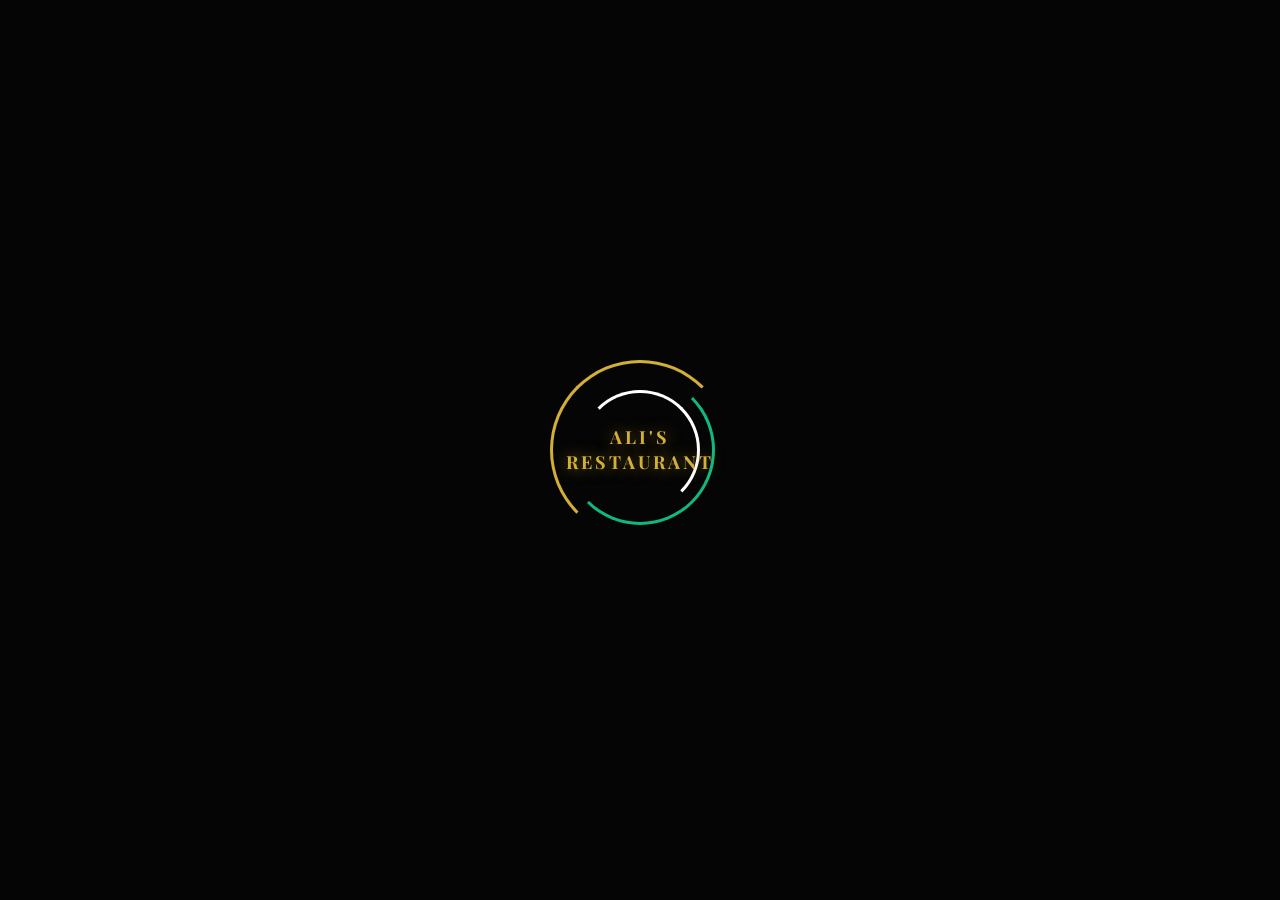
<file: reservation.html>
<!DOCTYPE html>
<html lang="en">




<head>
    <meta charset="UTF-8">
    <meta name="viewport" content="width=device-width, initial-scale=1.0">
    <meta name="description" content="Secure your seat in our premium dark green and black restaurant layout. Choose main hall booths, VIP suite, or garden courtyard benches.">
    <title>Ali Restaurant | Reservation</title>
    <!-- Google Fonts -->
    <link rel="preconnect" href="https://fonts.googleapis.com">
    <link rel="preconnect" href="https://fonts.gstatic.com" crossorigin>
    <link href="https://fonts.googleapis.com/css2?family=Outfit:wght@300;400;600;800&family=Playfair+Display:ital,wght@0,400;0,700;1,400&display=swap" rel="stylesheet">
    <!-- Main Stylesheet -->
    <link rel="stylesheet" href="styles.css">
</head>


<body>


        <div id="loader">
    <div class="luxury-loader">

        <div class="rings">
            <span></span>
            <span></span>
            <span></span>
        </div>

    </div>
</div>

    <div id="scroll-progress"></div>

    <!-- Header Navigation -->
    <header class="header scrolled">
        <div class="nav-container">
            <a href="index.html" class="logo" id="logo-nav">
                ALI<span>RESTAURANT</span>
            </a>
            
            <nav class="nav-links">
                <a href="index.html" class="nav-link">Home</a>
                <a href="about.html" class="nav-link">Our Story</a>
                <a href="specialties.html" class="nav-link">Specialties</a>
                <a href="menu.html" class="nav-link">Menu</a>
                <a href="reservation.html" class="nav-link">Reservation</a>
            </nav>

            <div class="nav-actions">
                <button class="cart-toggle-btn" id="cart-toggle-btn" aria-label="Open Cart">
                    <svg class="icon-svg" viewBox="0 0 24 24" fill="none" stroke="currentColor" stroke-width="2">
                        <circle cx="9" cy="21" r="1"></circle>
                        <circle cx="20" cy="21" r="1"></circle>
                        <path d="M1 1h4l2.68 13.39a2 2 0 0 0 2 1.61h9.72a2 2 0 0 0 2-1.61L23 6H6"></path>
                    </svg>
                    <span class="cart-count">0</span>
                </button>
                <a href="reservation.html" class="cta-btn font-sub">Book Table</a>
            </div>

            <button class="mobile-menu-toggle" id="mobile-toggle" aria-label="Toggle Navigation">
                <span></span>
                <span></span>
                <span></span>
            </button>
        </div>




    <div class="mobile-nav-overlay" id="mobile-overlay">
        <nav class="mobile-links">
            <a href="index.html" class="mobile-link">Home</a>
            <a href="about.html" class="mobile-link">Our Story</a>
            <a href="specialties.html" class="mobile-link">Specialties</a>
            <a href="menu.html" class="mobile-link">Menu</a>
            <a href="reservation.html" class="mobile-link">Reservation</a>
            <a href="reservation.html" class="mobile-cta-btn">Book Table</a>
        </nav>
    </div>

    <!-- Main Content -->


    <main>
        
    
        
        <section class="page-banner" style="background-image: linear-gradient(to bottom, rgba(10, 13, 11, 0.8), rgba(7, 9, 8, 1)), url('assets/hero_bg.png');">
            <div class="container banner-content">
                <span class="section-tag">SANCTUARY</span>
                <h1 class="banner-title">Table Reservations</h1>
                <p class="banner-desc">Reserve visual seating positions inside Chef Ali's dining hall map.</p>
            </div>
        </section>


        <section id="reservation" class="reservation-section section-padding">
            <div class="container">
                <div class="reservation-box reveal-item">
                    <div class="reservation-header">
                        <span class="section-tag text-center">SECURE YOUR SEAT</span>
                        <h2 class="section-title text-center">Luxury Table Reservation</h2>
                        <p class="section-subtitle text-center">Select your preferred seating layout inside Ali Restaurant. Table selection guarantees atmosphere layout.</p>
                    </div>

                    <div class="reservation-body">
            
                        
                        <div class="seating-map-container">
                            <h3 class="form-sub-title">Interactive Seating Layout</h3>
                            
                      
                            
                            <div class="restaurant-layout">
                                <div class="stage-bar">BAR AREA</div>
                                <div class="tables-grid">
                          
                                    <div class="table-node available" data-table-id="1" data-capacity="2" data-type="Window Booth">
                                        <div class="table-circle">T1</div>
                                        <span class="table-tag">Window (2P)</span>
                                    </div>
                                  
                                    <div class="table-node available" data-table-id="2" data-capacity="4" data-type="Main Hall Center">
                                        <div class="table-circle">T2</div>
                                        <span class="table-tag">Center (4P)</span>
                                    </div>
                            
                                    <div class="table-node available VIP" data-table-id="3" data-capacity="6" data-type="VIP Emerald Suite">
                                        <div class="table-circle">T3</div>
                                        <span class="table-tag">VIP (6P)</span>
                                    </div>

                                    <div class="table-node reserved" data-table-id="4" data-capacity="2" data-type="Window Booth">
                                        <div class="table-circle">T4</div>
                                        <span class="table-tag">Reserved</span>
                                    </div>
                            
                                    <div class="table-node available" data-table-id="5" data-capacity="4" data-type="Garden Terrace">
                                        <div class="table-circle">T5</div>
                                        <span class="table-tag">Terrace (4P)</span>
                                    </div>
                
                                    <div class="table-node available" data-table-id="6" data-capacity="8" data-type="Chef's Dining Bench">
                                        <div class="table-circle">T6</div>
                                        <span class="table-tag">Chef Bench (8P)</span>
                                    </div>
                                </div>
                                <div class="stage-garden">COURTYARD VIEW</div>
                            </div>

                            <div class="map-legend">
                                <div class="legend-item"><span class="legend-dot available"></span> Available</div>
                                <div class="legend-item"><span class="legend-dot selected"></span> Selected</div>
                                <div class="legend-item"><span class="legend-dot reserved"></span> Reserved</div>
                                <div class="legend-item"><span class="legend-dot vip"></span> VIP Suite</div>
                            </div>
                        </div>

                        <!-- Booking Details Form -->


                        <div class="reservation-form-container">
                            <form id="booking-form" autocomplete="on">
                                <h3 class="form-sub-title">Reservation Details</h3>

                                <div class="selected-table-info-box" id="selected-table-info-box">
                                    <p>Selected: <strong id="selected-table-text">No Table Selected</strong></p>
                                </div>

                                <div class="form-group-row">
                                    <div class="form-group">
                                        <label for="booking-name">Full Name</label>
                                        <input type="text" id="booking-name" required placeholder="John Doe" autocomplete="name">
                                    </div>
                                    <div class="form-group">
                                        <label for="booking-email">Email Address</label>
                                        <input type="email" id="booking-email" required placeholder="john@example.com" autocomplete="email">
                                    </div>
                                </div>

                                <div class="form-group-row">
                                    <div class="form-group">
                                        <label for="booking-phone">Phone Number</label>
                                        <input type="tel" id="booking-phone" required placeholder="+1 (555) 000-0000" autocomplete="tel">
                                    </div>
                                    <div class="form-group">
                                        <label for="booking-guests">Number of Guests</label>
                                        <select id="booking-guests" required>
                                            <option value="1">1 Person</option>
                                            <option value="2" selected>2 People</option>
                                            <option value="3">3 People</option>
                                            <option value="4">4 People</option>
                                            <option value="6">6 People</option>
                                            <option value="8">8+ People</option>
                                        </select>
                                    </div>
                                </div>

                                <div class="form-group-row">
                                    <div class="form-group">
                                        <label for="booking-date">Reservation Date</label>
                                        <input type="date" id="booking-date" required>
                                    </div>
                                    <div class="form-group">
                                        <label for="booking-time">Time Slot</label>
                                        <select id="booking-time" required>
                                            <option value="17:00">5:00 PM</option>
                                            <option value="18:00">6:00 PM</option>
                                            <option value="19:00" selected>7:00 PM</option>
                                            <option value="20:00">8:00 PM</option>
                                            <option value="21:00">9:00 PM</option>
                                            <option value="22:00">10:00 PM</option>
                                        </select>
                                    </div>
                                </div>

                                <div class="form-group">
                                    <label for="booking-comments">Special Occasion / Dietary Notes</label>
                                    <textarea id="booking-comments" rows="3" placeholder="E.g., Anniversary, gluten allergy..."></textarea>
                                </div>

                                <button type="submit" class="btn btn-primary btn-full" id="submit-booking">Confirm Reservation</button>
                            </form>
                        </div>
                    </div>
                </div>
            </div>
        </section>
        
    </main>

    <!-- Shopping Cart Slide-out Drawer -->


    <div class="cart-drawer-overlay" id="cart-drawer-overlay"></div>
    <div class="cart-drawer" id="cart-drawer">
        <div class="cart-drawer-header">
            <h3>Your Order Selection</h3>
            <button class="cart-close-btn" id="cart-close-btn" aria-label="Close Cart">
                <svg class="icon-svg" viewBox="0 0 24 24" fill="none" stroke="currentColor" stroke-width="2">
                    <line x1="18" y1="6" x2="6" y2="18"></line>
                    <line x1="6" y1="6" x2="18" y2="18"></line>
                </svg>
            </button>
        </div>
        
        <div class="cart-progress-container">
            <span class="cart-progress-label" id="cart-progress-text">Add $100.00 more for Complimentary Dessert!</span>
            <div class="cart-progress-bar">
                <div class="cart-progress-fill" id="cart-progress-fill" style="width: 0%"></div>
            </div>
        </div>

        <div class="cart-items" id="cart-items-container">
            <div class="empty-cart-message">
                <p>Your culinary tray is empty.</p>
                <p class="sub">Explore our menu to add exquisite selections.</p>
            </div>
        </div>

        <div class="cart-drawer-footer">
            <div class="cart-summary-row">
                <span>Subtotal</span>
                <span id="cart-subtotal">$0.00</span>
            </div>
            <div class="cart-summary-row">
                <span>Luxury Service Tax</span>
                <span id="cart-tax">$0.00</span>
            </div>
            <div class="cart-summary-row total">
                <span>Estimated Total</span>
                <span id="cart-total">$0.00</span>
            </div>
            <button class="checkout-btn btn-full" id="checkout-btn">Proceed to Experience Checkout</button>
        </div>
    </div>

    <!-- Booking Confirmation Modal -->



    <div class="modal-backdrop" id="booking-modal">
        <div class="modal-card">
            <div class="modal-success-icon">
                <svg viewBox="0 0 24 24" fill="none" stroke="currentColor" stroke-width="2.5">
                    <polyline points="20 6 9 17 4 12"></polyline>
                </svg>
            </div>
            <h3 class="modal-title">Reservation Confirmed</h3>
            <p class="modal-desc">Your table in our premium sanctuary has been reserved. A digital invitation has been dispatched to your email.</p>
            <div class="receipt-box" id="booking-receipt"></div>
            <button class="btn btn-primary btn-full close-modal-btn" id="close-modal-btn">Enter Sanctuary</button>
        </div>
    </div>

    <!-- Floating Back to Top Button -->


    <button class="back-to-top" id="back-to-top" aria-label="Scroll to Top">
        <svg viewBox="0 0 24 24" fill="none" stroke="currentColor" stroke-width="2.5">
            <line x1="12" y1="19" x2="12" y2="5"></line>
            <polyline points="5 12 12 5 19 12"></polyline>
        </svg>
    </button>

    <!-- Footer -->



    <footer class="footer-section">
        <div class="container footer-grid">
            <div class="footer-brand">
                <a href="index.html" class="logo">ALI<span>RESTAURANT</span></a>
                <p class="footer-desc">Crafting legendary culinary milestones with passion, luxury design, and unparalleled hospitality.</p>
                <div class="social-links">
                    <a href="#" aria-label="Instagram">IG</a>
                    <a href="#" aria-label="Facebook">FB</a>
                    <a href="#" aria-label="Twitter">TW</a>
                    <a href="#" aria-label="YouTube">YT</a>
                </div>
            </div>

            <div class="footer-info">
                <h4 class="footer-title">Operating Hours</h4>
                <p class="footer-text">Tuesday - Friday: 5:00 PM - 11:00 PM</p>
                <p class="footer-text">Saturday - Sunday: 4:00 PM - Midnight</p>
                <p class="footer-text color-highlight">Closed on Mondays</p>
            </div>

            <div class="footer-info">
                <h4 class="footer-title">Location & Contact</h4>
                <p class="footer-text">789 Emerald Boulevard, Luxury District</p>
                <p class="footer-text">Email: sanctuary@alirestaurant.com</p>
                <p class="footer-text">Reservations: +1 (800) 555-ALIS</p>
            </div>

            <div class="footer-newsletter">
                <h4 class="footer-title">Join The Registry</h4>
                <p class="footer-text">Subscribe to receive private dining invites and seasonal culinary updates.</p>
                <form class="newsletter-form" id="newsletter-form">
                    <input type="email" placeholder="Your Email Address" required aria-label="Email Address" autocomplete="email">
                    <button type="submit">Subscribe</button>
                </form>
            </div>
        </div>

        <div class="footer-bottom container">
            <p>&copy; 2026 Ali Restaurant. All rights reserved. Designed for sensory excellence.</p>
            <div class="footer-bottom-links">
                <a href="#">Privacy Policy</a>
                <a href="#">Terms of Dining</a>
            </div>
        </div>
    </footer>

    <!-- Main Logic Script -->
    <script src="Food.js"></script>
</body>
</html>
</file>
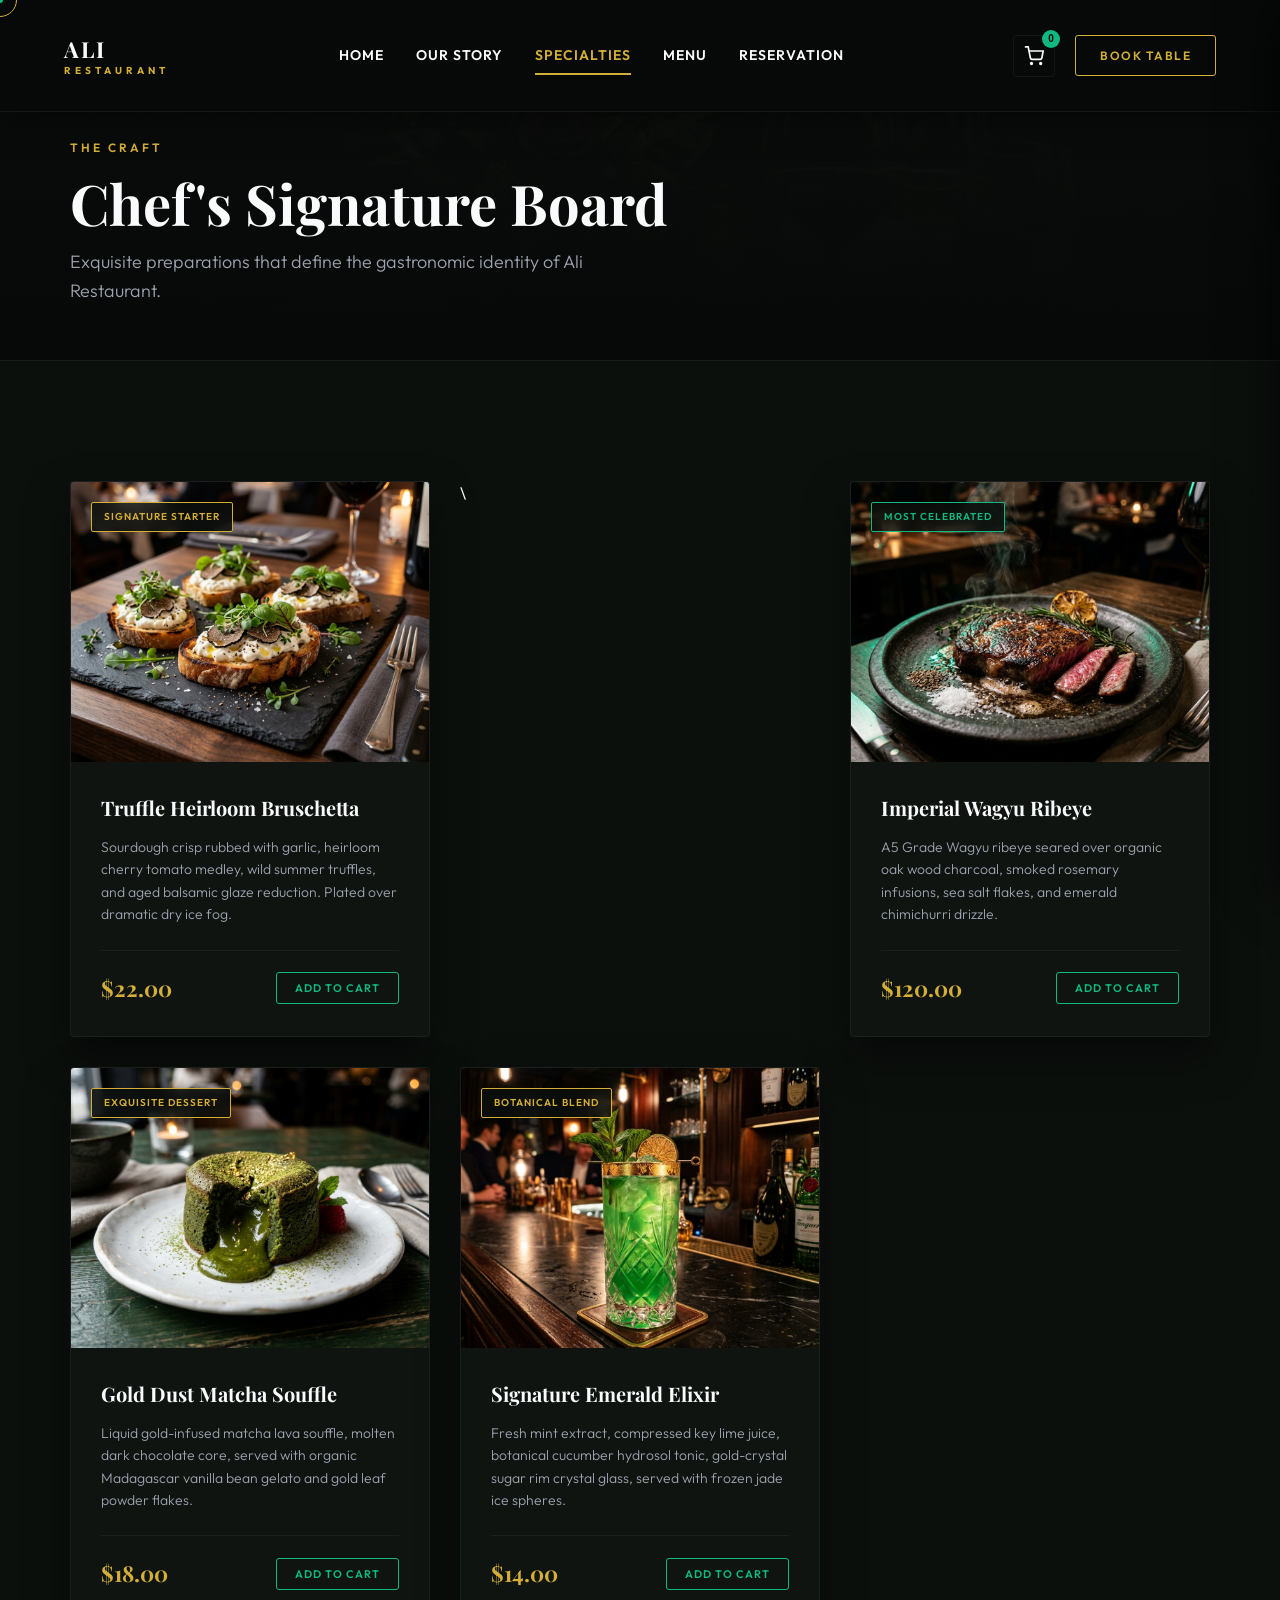
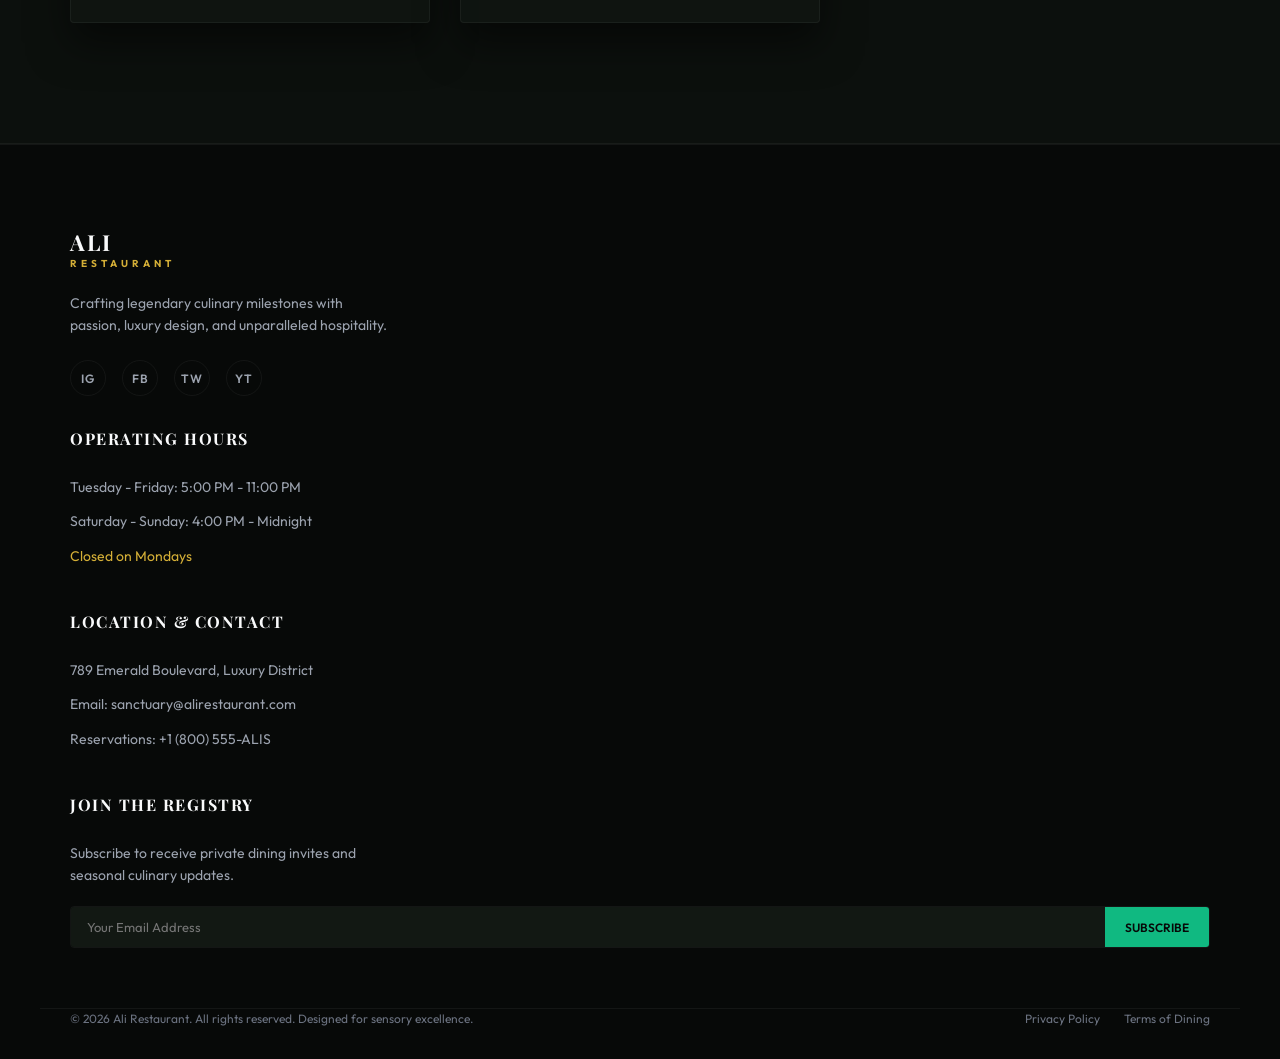
<file: specialties.html>
<!DOCTYPE html>
<html lang="en">
<head>
    <meta charset="UTF-8">
    <meta name="viewport" content="width=device-width, initial-scale=1.0">
    <meta name="description" content="View Chef Ali's celebrated signatures: Imperial Wagyu Ribeye, Truffle bruschetta, Matcha lava souffle. Savor raw luxury.">
    <title>Ali Restaurant | Specialties</title>
    <!-- Google Fonts -->
    <link rel="preconnect" href="https://fonts.googleapis.com">
    <link rel="preconnect" href="https://fonts.gstatic.com" crossorigin>
    <link href="https://fonts.googleapis.com/css2?family=Outfit:wght@300;400;600;800&family=Playfair+Display:ital,wght@0,400;0,700;1,400&display=swap" rel="stylesheet">
    <!-- Main Stylesheet -->
    <link rel="stylesheet" href="styles.css">


</head>
<body>


        <div id="loader">
    <div class="luxury-loader">

        <div class="rings">
            <span></span>
            <span></span>
            <span></span>
        </div>

    </div>
</div>


    <div id="scroll-progress"></div>

    <!-- Header Navigation -->


    <header class="header scrolled">
        <div class="nav-container">
            <a href="index.html" class="logo" id="logo-nav">
                ALI<span>RESTAURANT</span>
            </a>
            
            <nav class="nav-links">
                <a href="index.html" class="nav-link">Home</a>
                <a href="about.html" class="nav-link">Our Story</a>
                <a href="specialties.html" class="nav-link">Specialties</a>
                <a href="menu.html" class="nav-link">Menu</a>
                <a href="reservation.html" class="nav-link">Reservation</a>
            </nav>

            <div class="nav-actions">
                <button class="cart-toggle-btn" id="cart-toggle-btn" aria-label="Open Cart">
                    <svg class="icon-svg" viewBox="0 0 24 24" fill="none" stroke="currentColor" stroke-width="2">
                        <circle cx="9" cy="21" r="1"></circle>
                        <circle cx="20" cy="21" r="1"></circle>
                        <path d="M1 1h4l2.68 13.39a2 2 0 0 0 2 1.61h9.72a2 2 0 0 0 2-1.61L23 6H6"></path>
                    </svg>
                    <span class="cart-count">0</span>
                </button>
                <a href="reservation.html" class="cta-btn font-sub">Book Table</a>
            </div>

       
            <button class="mobile-menu-toggle" id="mobile-toggle" aria-label="Toggle Navigation">
                <span></span>
                <span></span>
                <span></span>
            </button>
        </div>
    </header>


    <div class="mobile-nav-overlay" id="mobile-overlay">
        <nav class="mobile-links">
            <a href="index.html" class="mobile-link">Home</a>
            <a href="about.html" class="mobile-link">Our Story</a>
            <a href="specialties.html" class="mobile-link">Specialties</a>
            <a href="menu.html" class="mobile-link">Menu</a>
            <a href="reservation.html" class="mobile-link">Reservation</a>
            <a href="reservation.html" class="mobile-cta-btn">Book Table</a>
        </nav>
    </div>

    <!-- Main Content -->
    <main>
        

        <section class="page-banner" style="background-image: linear-gradient(to bottom, rgba(10, 13, 11, 0.8), rgba(7, 9, 8, 1)), url('assets/hero_bg.png');">
            <div class="container banner-content">
                <span class="section-tag">THE CRAFT</span>
                <h1 class="banner-title">Chef's Signature Board</h1>
                <p class="banner-desc">Exquisite preparations that define the gastronomic identity of Ali Restaurant.</p>
            </div>
        </section>

  
        <section class="specialties-section section-padding">
            <div class="container">
                <div class="specialties-grid">
                    
        
                    <div class="specialty-card reveal-item">
                        <div class="specialty-img-wrapper">
                            <img src="assets/dish_bruschetta.png" alt="Truffle Bruschetta" class="specialty-img">
                            <span class="card-badge">Signature Starter</span>
                        </div>
                        <div class="specialty-info">
                            <h3 class="specialty-name">Truffle Heirloom Bruschetta</h3>
                            <p class="specialty-desc">Sourdough crisp rubbed with garlic, heirloom cherry tomato medley, wild summer truffles, and aged balsamic glaze reduction. Plated over dramatic dry ice fog.</p>
                            <div class="specialty-footer">
                                <span class="price">$22.00</span>
                                <button class="add-to-cart-btn btn-small" data-id="spec-1" data-name="Truffle Heirloom Bruschetta" data-price="22.00" data-img="assets/dish_bruschetta.png">
                                    Add to Cart
                                </button>
                            </div>
                        </div>
                    </div>

                 \
                    <div class="specialty-card reveal-item">
                        <div class="specialty-img-wrapper">
                            <img src="assets/dish_steak.png" alt="Wagyu Ribeye Steak" class="specialty-img">
                            <span class="card-badge hot">Most Celebrated</span>
                        </div>
                        <div class="specialty-info">
                            <h3 class="specialty-name">Imperial Wagyu Ribeye</h3>
                            <p class="specialty-desc">A5 Grade Wagyu ribeye seared over organic oak wood charcoal, smoked rosemary infusions, sea salt flakes, and emerald chimichurri drizzle.</p>
                            <div class="specialty-footer">
                                <span class="price">$120.00</span>
                                <button class="add-to-cart-btn btn-small" data-id="spec-2" data-name="Imperial Wagyu Ribeye" data-price="120.00" data-img="assets/dish_steak.png">
                                    Add to Cart
                                </button>
                            </div>
                        </div>
                    </div>

                    <div class="specialty-card reveal-item">
                        <div class="specialty-img-wrapper">
                            <img src="assets/dish_souffle.png" alt="Matcha Lava Cake Souffle" class="specialty-img">
                            <span class="card-badge">Exquisite Dessert</span>
                        </div>
                        <div class="specialty-info">
                            <h3 class="specialty-name">Gold Dust Matcha Souffle</h3>
                            <p class="specialty-desc">Liquid gold-infused matcha lava souffle, molten dark chocolate core, served with organic Madagascar vanilla bean gelato and gold leaf powder flakes.</p>
                            <div class="specialty-footer">
                                <span class="price">$18.00</span>
                                <button class="add-to-cart-btn btn-small" data-id="spec-3" data-name="Gold Dust Matcha Souffle" data-price="18.00" data-img="assets/dish_souffle.png">
                                    Add to Cart
                                </button>
                            </div>
                        </div>
                    </div>

                 
                    <div class="specialty-card reveal-item">
                        <div class="specialty-img-wrapper">
                            <img src="assets/dish_cocktail.png" alt="Signature Emerald Elixir" class="specialty-img">
                            <span class="card-badge">Botanical Blend</span>
                        </div>
                        <div class="specialty-info">
                            <h3 class="specialty-name">Signature Emerald Elixir</h3>
                            <p class="specialty-desc">Fresh mint extract, compressed key lime juice, botanical cucumber hydrosol tonic, gold-crystal sugar rim crystal glass, served with frozen jade ice spheres.</p>
                            <div class="specialty-footer">
                                <span class="price">$14.00</span>
                                <button class="add-to-cart-btn btn-small" data-id="spec-4" data-name="Signature Emerald Elixir" data-price="14.00" data-img="assets/dish_cocktail.png">
                                    Add to Cart
                                </button>
                            </div>
                        </div>
                    </div>

                </div>
            </div>
        </section>
        
    </main>


    <div class="cart-drawer-overlay" id="cart-drawer-overlay"></div>
    <div class="cart-drawer" id="cart-drawer">
        <div class="cart-drawer-header">
            <h3>Your Order Selection</h3>
            <button class="cart-close-btn" id="cart-close-btn" aria-label="Close Cart">
                <svg class="icon-svg" viewBox="0 0 24 24" fill="none" stroke="currentColor" stroke-width="2">
                    <line x1="18" y1="6" x2="6" y2="18"></line>
                    <line x1="6" y1="6" x2="18" y2="18"></line>
                </svg>
            </button>
        </div>
        
        <div class="cart-progress-container">
            <span class="cart-progress-label" id="cart-progress-text">Add $100.00 more for Complimentary Dessert!</span>
            <div class="cart-progress-bar">
                <div class="cart-progress-fill" id="cart-progress-fill" style="width: 0%"></div>
            </div>
        </div>

        <div class="cart-items" id="cart-items-container">
            <div class="empty-cart-message">
                <p>Your culinary tray is empty.</p>
                <p class="sub">Explore our menu to add exquisite selections.</p>
            </div>
        </div>

        <div class="cart-drawer-footer">
            <div class="cart-summary-row">
                <span>Subtotal</span>
                <span id="cart-subtotal">$0.00</span>
            </div>
            <div class="cart-summary-row">
                <span>Luxury Service Tax</span>
                <span id="cart-tax">$0.00</span>
            </div>
            <div class="cart-summary-row total">
                <span>Estimated Total</span>
                <span id="cart-total">$0.00</span>
            </div>
            <button class="checkout-btn btn-full" id="checkout-btn">Proceed to Experience Checkout</button>
        </div>
    </div>


    <div class="modal-backdrop" id="booking-modal">
        <div class="modal-card">
            <div class="modal-success-icon">
                <svg viewBox="0 0 24 24" fill="none" stroke="currentColor" stroke-width="2.5">
                    <polyline points="20 6 9 17 4 12"></polyline>
                </svg>
            </div>
            <h3 class="modal-title">Reservation Confirmed</h3>
            <p class="modal-desc">Your table in our premium sanctuary has been reserved. A digital invitation has been dispatched to your email.</p>
            <div class="receipt-box" id="booking-receipt"></div>
            <button class="btn btn-primary btn-full close-modal-btn" id="close-modal-btn">Enter Sanctuary</button>
        </div>
    </div>

    <button class="back-to-top" id="back-to-top" aria-label="Scroll to Top">
        <svg viewBox="0 0 24 24" fill="none" stroke="currentColor" stroke-width="2.5">
            <line x1="12" y1="19" x2="12" y2="5"></line>
            <polyline points="5 12 12 5 19 12"></polyline>
        </svg>
    </button>

    <!-- Footer -->


    <footer class="footer-section">
        <div class="container footer-grid">
            <div class="footer-brand">
                <a href="index.html" class="logo">ALI<span>RESTAURANT</span></a>
                <p class="footer-desc">Crafting legendary culinary milestones with passion, luxury design, and unparalleled hospitality.</p>
                <div class="social-links">
                    <a href="#" aria-label="Instagram">IG</a>
                    <a href="#" aria-label="Facebook">FB</a>
                    <a href="#" aria-label="Twitter">TW</a>
                    <a href="#" aria-label="YouTube">YT</a>
                </div>
            </div>

            <div class="footer-info">
                <h4 class="footer-title">Operating Hours</h4>
                <p class="footer-text">Tuesday - Friday: 5:00 PM - 11:00 PM</p>
                <p class="footer-text">Saturday - Sunday: 4:00 PM - Midnight</p>
                <p class="footer-text color-highlight">Closed on Mondays</p>
            </div>

            <div class="footer-info">
                <h4 class="footer-title">Location & Contact</h4>
                <p class="footer-text">789 Emerald Boulevard, Luxury District</p>
                <p class="footer-text">Email: sanctuary@alirestaurant.com</p>
                <p class="footer-text">Reservations: +1 (800) 555-ALIS</p>
            </div>

            <div class="footer-newsletter">
                <h4 class="footer-title">Join The Registry</h4>
                <p class="footer-text">Subscribe to receive private dining invites and seasonal culinary updates.</p>
                <form class="newsletter-form" id="newsletter-form">
                    <input type="email" placeholder="Your Email Address" required aria-label="Email Address" autocomplete="email">
                    <button type="submit">Subscribe</button>
                </form>
            </div>
        </div>

        <div class="footer-bottom container">
            <p>&copy; 2026 Ali Restaurant. All rights reserved. Designed for sensory excellence.</p>
            <div class="footer-bottom-links">
                <a href="#">Privacy Policy</a>
                <a href="#">Terms of Dining</a>
            </div>
        </div>
    </footer>

    <!-- Main Logic Script -->
  <script src="Food.js"></script>
</body>
</html>
</file>
<file: styles.css>
/* Variables & Design Tokens */
:root {
    --color-bg-black: #070908;
    --color-bg-dark: #0c100d;
    --color-bg-surface: #121813;
    --color-bg-surface-glass: rgba(18, 24, 19, 0.65);
    
    --color-emerald: #10B981;
    --color-emerald-glow: rgba(16, 185, 129, 0.3);
    --color-emerald-deep: #064E3B;
    --color-emerald-dark: #022C22;
    
    --color-gold: #D4AF37;
    --color-gold-glow: rgba(212, 175, 55, 0.2);
    --color-gold-hover: #F3CD4E;
    
    --color-text-white: #F9FAFB;
    --color-text-muted: #9CA3AF;
    --color-text-dim: #6B7280;
    
    --font-heading: 'Playfair Display', Georgia, serif;
    --font-body: 'Outfit', sans-serif;
    
    --transition-smooth: all 0.5s cubic-bezier(0.16, 1, 0.3, 1);
    --transition-bounce: all 0.6s cubic-bezier(0.34, 1.56, 0.64, 1);
    
    --border-glass: 1px solid rgba(255, 255, 255, 0.05);
    --border-emerald: 1px solid rgba(16, 185, 129, 0.2);
    
    --shadow-premium: 0 20px 40px rgba(0, 0, 0, 0.5);
    --shadow-emerald-glow: 0 0 25px rgba(16, 185, 129, 0.15);
}



* {
    margin: 0;
    padding: 0;
    box-sizing: border-box;
    scroll-behavior: smooth;
}

body {
    background-color: var(--color-bg-black);
    color: var(--color-text-white);
    font-family: var(--font-body);
    overflow-x: hidden;
    line-height: 1.6;
    -webkit-font-smoothing: antialiased;
}

/* Scroll Progress Bar */
#scroll-progress {
    position: fixed;
    top: 0;
    left: 0;
    height: 4px;
    background: linear-gradient(90deg, var(--color-emerald), var(--color-gold));
    width: 0%;
    z-index: 1000;
    transition: width 0.1s ease-out;
}

/* Custom Scrollbar */
::-webkit-scrollbar {
    width: 10px;
}
::-webkit-scrollbar-track {
    background: var(--color-bg-black);
}
::-webkit-scrollbar-thumb {
    background: var(--color-bg-surface);
    border: 2px solid var(--color-bg-black);
    border-radius: 5px;
}
::-webkit-scrollbar-thumb:hover {
    background: var(--color-emerald-deep);
}



.container {
    width: 100%;
    max-width: 1200px;
    margin: 0 auto;
    padding: 0 24px;
}

.section-padding {
    padding: 120px 0;
}


h1, h2, h3, h4 {
    font-family: var(--font-heading);
    color: var(--color-text-white);
    font-weight: 700;
}

.font-sub {
    font-family: var(--font-body);
}

.highlight-green {
    color: var(--color-emerald);
    position: relative;
    display: inline-block;
}

.highlight-green::after {
    content: '';
    position: absolute;
    bottom: 4px;
    left: 0;
    width: 100%;
    height: 6px;
    background: var(--color-emerald-glow);
    z-index: -1;
}

/* Buttons */

.btn {
    display: inline-flex;
    align-items: center;
    justify-content: center;
    padding: 16px 36px;
    font-family: var(--font-body);
    font-weight: 600;
    font-size: 14px;
    letter-spacing: 1.5px;
    text-transform: uppercase;
    border-radius: 4px;
    cursor: pointer;
    transition: var(--transition-smooth);
    text-decoration: none;
    position: relative;
    overflow: hidden;
}

.btn-primary {
    background-color: var(--color-emerald);
    color: var(--color-bg-black);
    border: 1px solid var(--color-emerald);
    box-shadow: 0 4px 15px rgba(16, 185, 129, 0.25);
}

.btn-primary:hover {
    background-color: transparent;
    color: var(--color-emerald);
    box-shadow: 0 0 25px var(--color-emerald-glow);
    transform: translateY(-2px);
}

.btn-outline {
    background-color: transparent;
    color: var(--color-text-white);
    border: 1px solid rgba(255, 255, 255, 0.15);
}

.btn-outline:hover {
    border-color: var(--color-gold);
    color: var(--color-gold);
    box-shadow: 0 0 25px var(--color-gold-glow);
    transform: translateY(-2px);
}

.btn-small {
    padding: 8px 18px;
    font-size: 11px;
    letter-spacing: 1px;
    background: transparent;
    color: var(--color-emerald);
    border: 1px solid var(--color-emerald);
    border-radius: 3px;
    cursor: pointer;
    font-family: var(--font-body);
    text-transform: uppercase;
    font-weight: 600;
    transition: var(--transition-smooth);
}

.btn-small:hover {
    background: var(--color-emerald);
    color: var(--color-bg-black);
    box-shadow: 0 0 15px var(--color-emerald-glow);
}

.btn-full {
    width: 100%;
    padding: 18px;
}

/* Section Header Shared Styles */
.section-header {
    margin-bottom: 60px;
}

.section-header.center {
    text-align: center;
}

.section-tag {
    font-size: 12px;
    letter-spacing: 3px;
    color: var(--color-gold);
    text-transform: uppercase;
    font-weight: 600;
    display: inline-block;
    margin-bottom: 12px;
}

.section-title {
    font-size: clamp(32px, 5vw, 48px);
    margin-bottom: 16px;
    line-height: 1.2;
}

.section-subtitle {
    color: var(--color-text-muted);
    max-width: 600px;
    margin: 0 auto;
}



.header {
    position: fixed;
    top: 0;
    left: 0;
    width: 100%;
    z-index: 100;
    background: rgba(7, 9, 8, 0.4);
    backdrop-filter: blur(12px);
    -webkit-backdrop-filter: blur(12px);
    border-bottom: var(--border-glass);
    transition: var(--transition-smooth);
}

.header.scrolled {
    background: rgba(7, 9, 8, 0.9);
    padding: 12px 0;
    box-shadow: 0 4px 30px rgba(0, 0, 0, 0.5);
}

.nav-container {
    max-width: 1200px;
    margin: 0 auto;
    padding: 20px 24px;
    display: flex;
    align-items: center;
    justify-content: space-between;
}

.logo {
    font-family: var(--font-heading);
    font-size: 22px;
    font-weight: 700;
    color: var(--color-text-white);
    text-decoration: none;
    letter-spacing: 2px;
    display: flex;
    flex-direction: column;
}

.logo span {
    font-family: var(--font-body);
    font-size: 10px;
    letter-spacing: 4px;
    color: var(--color-gold);
    margin-top: -4px;
}

.nav-links {
    display: flex;
    gap: 32px;
}

.nav-link {
    color: var(--color-text-white);
    text-decoration: none;
    font-size: 14px;
    font-weight: 600;
    letter-spacing: 1px;
    text-transform: uppercase;
    position: relative;
    padding: 8px 0;
    transition: var(--transition-smooth);
}

.nav-link::after {
    content: '';
    position: absolute;
    bottom: 0;
    left: 0;
    width: 0;
    height: 2px;
    background-color: var(--color-gold);
    transition: var(--transition-smooth);
}

.nav-link:hover {
    color: var(--color-gold);
}

.nav-link:hover::after,
.nav-link.active::after {
    width: 100%;
}

.nav-link.active {
    color: var(--color-gold);
}

.nav-actions {
    display: flex;
    align-items: center;
    gap: 20px;
}

/* Cart Toggle Button */

.cart-toggle-btn {
    background: transparent;
    border: var(--border-glass);
    color: var(--color-text-white);
    padding: 10px;
    border-radius: 4px;
    cursor: pointer;
    position: relative;
    display: flex;
    align-items: center;
    justify-content: center;
    transition: var(--transition-smooth);
}

.cart-toggle-btn:hover {
    border-color: var(--color-emerald);
    color: var(--color-emerald);
    box-shadow: 0 0 15px var(--color-emerald-glow);
}

.cart-toggle-btn .icon-svg {
    width: 20px;
    height: 20px;
}

.cart-count {
    position: absolute;
    top: -6px;
    right: -6px;
    background-color: var(--color-emerald);
    color: var(--color-bg-black);
    font-size: 10px;
    font-weight: 800;
    width: 18px;
    height: 18px;
    border-radius: 50%;
    display: flex;
    align-items: center;
    justify-content: center;
}

/* CTA Header button */

.cta-btn {
    border: 1px solid var(--color-gold);
    background: transparent;
    color: var(--color-gold);
    padding: 10px 24px;
    border-radius: 3px;
    text-decoration: none;
    font-size: 12px;
    letter-spacing: 1.5px;
    font-weight: 600;
    text-transform: uppercase;
    transition: var(--transition-smooth);
}

.cta-btn:hover {
    background: var(--color-gold);
    color: var(--color-bg-black);
    box-shadow: 0 0 20px var(--color-gold-glow);
    transform: translateY(-1px);
}

/* Mobile Toggle Hamburger */

.mobile-menu-toggle {
    display: none;
    flex-direction: column;
    justify-content: space-between;
    width: 24px;
    height: 18px;
    background: transparent;
    border: none;
    cursor: pointer;
    z-index: 110;
}

.mobile-menu-toggle span {
    width: 100%;
    height: 2px;
    background-color: var(--color-text-white);
    transition: var(--transition-smooth);
}

.mobile-menu-toggle.open span:nth-child(1) {
    transform: translateY(8px) rotate(45deg);
}

.mobile-menu-toggle.open span:nth-child(2) {
    opacity: 0;
}

.mobile-menu-toggle.open span:nth-child(3) {
    transform: translateY(-8px) rotate(-45deg);
}

/* Mobile Overlay Menu */
.mobile-nav-overlay {
    position: fixed;
    top: 0;
    left: 0;
    width: 100%;
    height: 100vh;
    background-color: rgba(7, 9, 8, 0.98);
    backdrop-filter: blur(20px);
    z-index: 95;
    display: flex;
    align-items: center;
    justify-content: center;
    opacity: 0;
    pointer-events: none;
    transition: var(--transition-smooth);
}

.mobile-nav-overlay.open {
    opacity: 1;
    pointer-events: auto;
}

.mobile-links {
    display: flex;
    flex-direction: column;
    align-items: center;
    gap: 30px;
}

.mobile-link {
    font-family: var(--font-heading);
    font-size: clamp(24px, 5vw, 36px);
    color: var(--color-text-white);
    text-decoration: none;
    transition: var(--transition-smooth);
}

.mobile-link:hover {
    color: var(--color-emerald);
    letter-spacing: 2px;
}

.mobile-cta-btn {
    border: 1px solid var(--color-gold);
    color: var(--color-gold);
    padding: 14px 40px;
    font-size: 14px;
    text-transform: uppercase;
    letter-spacing: 2px;
    text-decoration: none;
    border-radius: 4px;
    margin-top: 20px;
    transition: var(--transition-smooth);
}

.mobile-cta-btn:hover {
    background-color: var(--color-gold);
    color: var(--color-bg-black);
}


.hero-section {
    position: relative;
    height: 100vh;
    display: flex;
    align-items: center;
    overflow: hidden;
}

.hero-bg {
    position: absolute;
    top: 0;
    left: 0;
    width: 100%;
    height: 100%;
    background-size: cover;
    background-position: center;
    z-index: 1;
    animation: kenburns 20s infinite alternate;
}

@keyframes kenburns {
    0% { transform: scale(1.0); }
    100% { transform: scale(1.1); }
}

.hero-content {
    position: relative;
    z-index: 2;
    max-width: 800px;
}

.hero-subtitle {
    display: inline-block;
    color: var(--color-gold);
    font-size: 14px;
    letter-spacing: 5px;
    font-weight: 600;
    margin-bottom: 20px;
}

.hero-title {
    font-size: clamp(40px, 8vw, 76px);
    line-height: 1.1;
    margin-bottom: 24px;
    letter-spacing: -1px;
}

.hero-description {
    font-size: clamp(16px, 2.5vw, 18px);
    color: var(--color-text-muted);
    max-width: 600px;
    margin-bottom: 40px;
    font-weight: 300;
}

.hero-actions {
    display: flex;
    gap: 20px;
}

/* Scroll indicator */


.scroll-indicator {
    position: absolute;
    bottom: 40px;
    left: 50%;
    transform: translateX(-50%);
    z-index: 3;
    display: flex;
    flex-direction: column;
    align-items: center;
    gap: 8px;
    color: var(--color-text-dim);
    font-size: 11px;
    letter-spacing: 2px;
}

.scroll-indicator .mouse {
    width: 22px;
    height: 38px;
    border: 2px solid rgba(255, 255, 255, 0.2);
    border-radius: 12px;
    position: relative;
}

.scroll-indicator .mouse .wheel {
    width: 4px;
    height: 8px;
    background-color: var(--color-emerald);
    border-radius: 2px;
    position: absolute;
    top: 6px;
    left: 50%;
    transform: translateX(-50%);
    animation: scroll-wheel 1.6s infinite;
}

@keyframes scroll-wheel {
    0% { opacity: 1; top: 6px; }
    50% { opacity: 0.3; top: 18px; }
    100% { opacity: 1; top: 6px; }
}


.page-banner {
    height: 40vh;
    min-height: 280px;
    background-size: cover;
    background-position: center;
    position: relative;
    display: flex;
    align-items: center;
    padding-top: 80px;
}

.page-banner::before {
    content: '';
    position: absolute;
    top: 0;
    left: 0;
    width: 100%;
    height: 100%;
    background: linear-gradient(to bottom, rgba(10, 13, 11, 0.75), rgba(7, 9, 8, 1));
    z-index: 1;
}

.banner-content {
    position: relative;
    z-index: 2;
}

.banner-title {
    font-size: clamp(32px, 5vw, 56px);
    line-height: 1.2;
    margin-bottom: 12px;
}

.banner-desc {
    color: var(--color-text-muted);
    font-size: clamp(14px, 2vw, 18px);
    max-width: 600px;
    font-weight: 300;
}


.about-section {
    background-color: var(--color-bg-black);
}

.about-grid {
    display: grid;
    grid-template-columns: 1fr 1fr;
    gap: 80px;
    align-items: center;
}

.about-image-container {
    position: relative;
}

.about-image-wrapper {
    position: relative;
    border-radius: 4px;
    overflow: hidden;
    box-shadow: var(--shadow-premium);
}

.about-image-wrapper::before {
    content: '';
    position: absolute;
    top: 15px;
    left: 15px;
    right: 15px;
    bottom: 15px;
    border: 1px solid var(--color-gold);
    pointer-events: none;
    z-index: 2;
    border-radius: 2px;
}

.about-img {
    width: 100%;
    height: 550px;
    object-fit: cover;
    display: block;
    transition: var(--transition-smooth);
}

.about-image-wrapper:hover .about-img {
    transform: scale(1.05);
}

.experience-badge {
    position: absolute;
    bottom: 30px;
    right: -20px;
    background: rgba(18, 24, 19, 0.85);
    backdrop-filter: blur(15px);
    -webkit-backdrop-filter: blur(15px);
    border: var(--border-glass);
    border-left: 4px solid var(--color-gold);
    padding: 20px 30px;
    border-radius: 4px;
    box-shadow: 0 10px 30px rgba(0, 0, 0, 0.4);
    z-index: 3;
    display: flex;
    align-items: center;
    gap: 16px;
    animation: float 4s ease-in-out infinite;
}

@keyframes float {
    0% { transform: translateY(0); }
    50% { transform: translateY(-10px); }
    100% { transform: translateY(0); }
}

.experience-badge .exp-num {
    font-family: var(--font-heading);
    font-size: 36px;
    font-weight: 700;
    color: var(--color-gold);
    line-height: 1;
}

.experience-badge .exp-text {
    font-size: 11px;
    letter-spacing: 1.5px;
    text-transform: uppercase;
    color: var(--color-text-white);
}

.about-content {
    display: flex;
    flex-direction: column;
}

.about-text {
    color: var(--color-text-muted);
    font-size: 16px;
    margin-bottom: 24px;
}

.stats-row {
    display: grid;
    grid-template-columns: repeat(3, 1fr);
    gap: 20px;
    margin-top: 20px;
}

.stat-box {
    background: var(--color-bg-surface-glass);
    border: var(--border-glass);
    padding: 20px;
    border-radius: 4px;
    text-align: center;
    transition: var(--transition-smooth);
}

.stat-box:hover {
    border-color: var(--color-emerald);
    transform: translateY(-4px);
    box-shadow: var(--shadow-emerald-glow);
}

.stat-number {
    font-family: var(--font-heading);
    font-size: clamp(28px, 4vw, 36px);
    color: var(--color-gold);
    font-weight: 700;
    display: block;
    line-height: 1.2;
}

.stat-label {
    font-size: 11px;
    letter-spacing: 1.5px;
    text-transform: uppercase;
    color: var(--color-text-muted);
    margin-top: 4px;
    display: block;
}


.specialties-section {
    background-color: var(--color-bg-dark);
    border-top: var(--border-glass);
    border-bottom: var(--border-glass);
}

.specialties-grid {
    display: grid;
    grid-template-columns: repeat(3, 1fr);
    gap: 32px;
}

.specialty-card {
    background: var(--color-bg-surface-glass);
    border: var(--border-glass);
    border-radius: 4px;
    overflow: hidden;
    box-shadow: var(--shadow-premium);
    transition: var(--transition-smooth);
    display: flex;
    flex-direction: column;
    height: 100%;
}

.specialty-card:hover {
    transform: translateY(-8px);
    border-color: var(--color-emerald-deep);
    box-shadow: 0 15px 35px rgba(16, 185, 129, 0.08);
}

.specialty-img-wrapper {
    position: relative;
    height: 280px;
    overflow: hidden;
}

.specialty-img {
    width: 100%;
    height: 100%;
    object-fit: cover;
    transition: var(--transition-smooth);
}

.specialty-card:hover .specialty-img {
    transform: scale(1.08);
}

.card-badge {
    position: absolute;
    top: 20px;
    left: 20px;
    background: rgba(12, 16, 13, 0.8);
    backdrop-filter: blur(8px);
    -webkit-backdrop-filter: blur(8px);
    border: 1px solid var(--color-gold);
    color: var(--color-gold);
    font-size: 10px;
    font-weight: 600;
    padding: 6px 12px;
    border-radius: 2px;
    text-transform: uppercase;
    letter-spacing: 1px;
}

.card-badge.hot {
    border-color: var(--color-emerald);
    color: var(--color-emerald);
}

.specialty-info {
    padding: 30px;
    display: flex;
    flex-direction: column;
    flex-grow: 1;
}

.specialty-name {
    font-size: 20px;
    margin-bottom: 12px;
    transition: var(--transition-smooth);
}

.specialty-card:hover .specialty-name {
    color: var(--color-gold);
}

.specialty-desc {
    color: var(--color-text-muted);
    font-size: 14px;
    margin-bottom: 24px;
    font-weight: 300;
    flex-grow: 1;
}

.specialty-footer {
    display: flex;
    align-items: center;
    justify-content: space-between;
    margin-top: auto;
    border-top: 1px solid rgba(255, 255, 255, 0.05);
    padding-top: 20px;
}

.specialty-footer .price {
    font-size: 22px;
    font-family: var(--font-heading);
    font-weight: 700;
    color: var(--color-gold);
}


.menu-tabs {
    display: flex;
    justify-content: center;
    gap: 16px;
    margin-bottom: 50px;
    flex-wrap: wrap;
}

.menu-tab-btn {
    background: var(--color-bg-surface-glass);
    border: var(--border-glass);
    color: var(--color-text-white);
    padding: 12px 28px;
    font-size: 13px;
    letter-spacing: 1.5px;
    text-transform: uppercase;
    font-weight: 600;
    cursor: pointer;
    border-radius: 4px;
    transition: var(--transition-smooth);
}

.menu-tab-btn:hover {
    border-color: var(--color-gold);
    color: var(--color-gold);
}

.menu-tab-btn.active {
    background-color: var(--color-emerald);
    color: var(--color-bg-black);
    border-color: var(--color-emerald);
    box-shadow: 0 4px 15px rgba(16, 185, 129, 0.2);
}

.menu-grid {
    display: grid;
    grid-template-columns: repeat(2, 1fr);
    gap: 30px;
}

.menu-item-card {
    display: flex;
    gap: 24px;
    background: var(--color-bg-surface-glass);
    border: var(--border-glass);
    border-radius: 4px;
    padding: 20px;
    box-shadow: var(--shadow-premium);
    transition: var(--transition-smooth);
}

.menu-item-card:hover {
    border-color: var(--color-emerald-deep);
    box-shadow: var(--shadow-emerald-glow);
    transform: scale(1.01);
}

.menu-item-img-wrapper {
    width: 120px;
    height: 120px;
    border-radius: 4px;
    overflow: hidden;
    flex-shrink: 0;
    border: 1px solid rgba(255, 255, 255, 0.05);
}

.menu-item-img {
    width: 100%;
    height: 100%;
    object-fit: cover;
    transition: var(--transition-smooth);
}

.menu-item-card:hover .menu-item-img {
    transform: scale(1.08);
}

.menu-item-content {
    display: flex;
    flex-direction: column;
    justify-content: space-between;
    flex-grow: 1;
}

.menu-item-header {
    display: flex;
    justify-content: space-between;
    align-items: flex-start;
    gap: 12px;
}

.menu-item-title {
    font-size: 18px;
}

.menu-item-price {
    font-family: var(--font-heading);
    font-size: 18px;
    color: var(--color-gold);
    font-weight: 700;
}

.menu-item-desc {
    font-size: 13px;
    color: var(--color-text-muted);
    font-weight: 300;
    margin: 8px 0;
}

.menu-item-footer {
    display: flex;
    justify-content: space-between;
    align-items: center;
}

.menu-item-rating {
    font-size: 11px;
    color: var(--color-gold);
    letter-spacing: 1.5px;
}


.reservation-section {
    background-color: var(--color-bg-dark);
    border-top: var(--border-glass);
    border-bottom: var(--border-glass);
}

.reservation-box {
    background: var(--color-bg-surface-glass);
    border: var(--border-glass);
    border-radius: 6px;
    padding: 60px;
    box-shadow: var(--shadow-premium);
}

.reservation-body {
    display: grid;
    grid-template-columns: 1fr 1fr;
    gap: 60px;
    margin-top: 40px;
    align-items: start;
}

.form-sub-title {
    font-family: var(--font-heading);
    font-size: 22px;
    margin-bottom: 24px;
    border-bottom: 1px solid rgba(255, 255, 255, 0.05);
    padding-bottom: 12px;
}

/* Restaurant Map Grid Layout */
.seating-map-container {
    display: flex;
    flex-direction: column;
}

.restaurant-layout {
    background: rgba(7, 9, 8, 0.7);
    border: var(--border-glass);
    border-radius: 4px;
    padding: 30px;
    position: relative;
    display: flex;
    flex-direction: column;
    gap: 30px;
}

.stage-bar {
    text-align: center;
    background: var(--color-bg-surface);
    border-bottom: 3px solid var(--color-gold);
    padding: 10px;
    font-size: 11px;
    letter-spacing: 3px;
    color: var(--color-gold);
    font-weight: 600;
}

.stage-garden {
    text-align: center;
    background: var(--color-bg-surface);
    border-top: 3px solid var(--color-emerald-deep);
    padding: 10px;
    font-size: 11px;
    letter-spacing: 3px;
    color: var(--color-emerald);
    font-weight: 600;
}

.tables-grid {
    display: grid;
    grid-template-columns: repeat(3, 1fr);
    gap: 20px;
    justify-items: center;
    align-items: center;
}

.table-node {
    width: 90px;
    height: 90px;
    border-radius: 50%;
    display: flex;
    flex-direction: column;
    align-items: center;
    justify-content: center;
    cursor: pointer;
    transition: var(--transition-bounce);
    position: relative;
    user-select: none;
}

.table-circle {
    width: 44px;
    height: 44px;
    border-radius: 50%;
    display: flex;
    align-items: center;
    justify-content: center;
    font-size: 14px;
    font-weight: 700;
    margin-bottom: 4px;
}

.table-tag {
    font-size: 9px;
    text-transform: uppercase;
    letter-spacing: 0.5px;
    color: var(--color-text-muted);
}

/* Table States */
.table-node.available {
    background: rgba(16, 185, 129, 0.05);
    border: 1px dashed var(--color-emerald);
}

.table-node.available .table-circle {
    background: rgba(16, 185, 129, 0.15);
    color: var(--color-emerald);
    border: 1px solid var(--color-emerald);
}

.table-node.available:hover {
    transform: scale(1.1);
    box-shadow: var(--shadow-emerald-glow);
    border-style: solid;
}

.table-node.selected {
    background: rgba(16, 185, 129, 0.2);
    border: 2px solid var(--color-gold);
    animation: selected-pulse 2s infinite;
}

.table-node.selected .table-circle {
    background: var(--color-gold);
    color: var(--color-bg-black);
    border: 1px solid var(--color-gold);
}

.table-node.selected .table-tag {
    color: var(--color-gold);
    font-weight: 600;
}

@keyframes selected-pulse {
    0% { box-shadow: 0 0 0 0 rgba(212, 175, 55, 0.4); }
    70% { box-shadow: 0 0 0 15px rgba(212, 175, 55, 0); }
    100% { box-shadow: 0 0 0 0 rgba(212, 175, 55, 0); }
}

.table-node.reserved {
    background: rgba(255, 255, 255, 0.02);
    border: 1px solid rgba(255, 255, 255, 0.1);
    cursor: not-allowed;
    opacity: 0.4;
}

.table-node.reserved .table-circle {
    background: rgba(255, 255, 255, 0.05);
    color: var(--color-text-dim);
    border: 1px solid rgba(255, 255, 255, 0.1);
}

.table-node.reserved .table-tag {
    text-decoration: line-through;
}

.table-node.VIP.available {
    border: 1px dashed var(--color-gold);
    background: rgba(212, 175, 55, 0.03);
}

.table-node.VIP.available .table-circle {
    background: rgba(212, 175, 55, 0.15);
    color: var(--color-gold);
    border: 1px solid var(--color-gold);
}

.map-legend {
    display: flex;
    justify-content: space-between;
    margin-top: 20px;
    padding: 10px;
    border-top: 1px solid rgba(255, 255, 255, 0.05);
}

.legend-item {
    font-size: 11px;
    display: flex;
    align-items: center;
    gap: 8px;
    color: var(--color-text-muted);
}

.legend-dot {
    width: 10px;
    height: 10px;
    border-radius: 50%;
    display: inline-block;
}

.legend-dot.available { background-color: var(--color-emerald); }
.legend-dot.selected { background-color: var(--color-gold); }
.legend-dot.reserved { background-color: var(--color-text-dim); opacity: 0.4; }
.legend-dot.vip { background-color: var(--color-gold); box-shadow: 0 0 10px var(--color-gold-glow); }

/* Reservation Form UI elements */
.selected-table-info-box {
    background: rgba(16, 185, 129, 0.05);
    border: 1px solid rgba(16, 185, 129, 0.2);
    padding: 14px;
    border-radius: 4px;
    margin-bottom: 24px;
    font-size: 14px;
    text-align: center;
    transition: var(--transition-smooth);
}

.selected-table-info-box strong {
    color: var(--color-gold);
}

.form-group-row {
    display: grid;
    grid-template-columns: 1fr 1fr;
    gap: 20px;
}

.form-group {
    margin-bottom: 20px;
    display: flex;
    flex-direction: column;
}

.form-group label {
    font-size: 11px;
    text-transform: uppercase;
    letter-spacing: 1.5px;
    color: var(--color-text-muted);
    margin-bottom: 8px;
    font-weight: 600;
}

.form-group input, 
.form-group select, 
.form-group textarea {
    background-color: var(--color-bg-dark);
    border: 1px solid rgba(255, 255, 255, 0.08);
    color: var(--color-text-white);
    padding: 14px;
    font-family: var(--font-body);
    font-size: 14px;
    border-radius: 4px;
    transition: var(--transition-smooth);
}

.form-group input:focus, 
.form-group select:focus, 
.form-group textarea:focus {
    outline: none;
    border-color: var(--color-emerald);
    box-shadow: 0 0 10px rgba(16, 185, 129, 0.1);
}

/* Reviews / Testimonials */


.testimonials-section {
    background-color: var(--color-bg-black);
}

.testimonials-slider {
    max-width: 800px;
    margin: 0 auto;
    position: relative;
    overflow: hidden;
}

.testimonial-track {
    display: flex;
    transition: transform 0.6s cubic-bezier(0.16, 1, 0.3, 1);
}

.testimonial-card {
    min-width: 100%;
    padding: 40px;
    text-align: center;
    background: var(--color-bg-surface-glass);
    border: var(--border-glass);
    border-radius: 4px;
}

.testimonial-card .stars {
    color: var(--color-gold);
    font-size: 18px;
    letter-spacing: 4px;
    margin-bottom: 20px;
}

.testimonial-card .quote {
    font-family: var(--font-heading);
    font-size: clamp(18px, 3.5vw, 24px);
    line-height: 1.5;
    font-style: italic;
    margin-bottom: 30px;
    color: var(--color-text-white);
}

.author-name {
    font-size: 16px;
    font-weight: 600;
    margin-bottom: 4px;
}

.author-title {
    font-size: 12px;
    color: var(--color-text-muted);
    letter-spacing: 1px;
    text-transform: uppercase;
}

.slider-dots {
    display: flex;
    justify-content: center;
    gap: 10px;
    margin-top: 30px;
}

.slider-dots .dot {
    width: 8px;
    height: 8px;
    border-radius: 50%;
    background: rgba(255, 255, 255, 0.15);
    border: none;
    cursor: pointer;
    transition: var(--transition-smooth);
}

.slider-dots .dot.active {
    background-color: var(--color-gold);
    transform: scale(1.3);
    box-shadow: 0 0 10px var(--color-gold-glow);
}

/* Shopping Cart Sidebar Drawer */

.cart-drawer-overlay {
    position: fixed;
    top: 0;
    left: 0;
    width: 100%;
    height: 100%;
    background-color: rgba(0, 0, 0, 0.8);
    backdrop-filter: blur(8px);
    z-index: 190;
    opacity: 0;
    pointer-events: none;
    transition: var(--transition-smooth);
}

.cart-drawer-overlay.open {
    opacity: 1;
    pointer-events: auto;
}

.cart-drawer {
    position: fixed;
    top: 0;
    right: 0;
    width: 450px;
    max-width: 100%;
    height: 100vh;
    background: #0b0f0c;
    border-left: var(--border-glass);
    z-index: 200;
    transform: translateX(100%);
    transition: var(--transition-smooth);
    display: flex;
    flex-direction: column;
    box-shadow: -10px 0 40px rgba(0, 0, 0, 0.6);
}

.cart-drawer.open {
    transform: translateX(0);
}

.cart-drawer-header {
    padding: 30px;
    border-bottom: 1px solid rgba(255, 255, 255, 0.05);
    display: flex;
    justify-content: space-between;
    align-items: center;
}

.cart-drawer-header h3 {
    font-size: 20px;
}

.cart-close-btn {
    background: transparent;
    border: none;
    color: var(--color-text-white);
    cursor: pointer;
    padding: 4px;
}

.cart-close-btn .icon-svg {
    width: 24px;
    height: 24px;
}

.cart-close-btn:hover {
    color: var(--color-gold);
}

/* Progress bar inside cart */
.cart-progress-container {
    padding: 15px 30px;
    background-color: rgba(16, 185, 129, 0.02);
    border-bottom: 1px solid rgba(255, 255, 255, 0.03);
}

.cart-progress-label {
    font-size: 11px;
    color: var(--color-text-muted);
    letter-spacing: 0.5px;
    display: block;
    margin-bottom: 8px;
}

.cart-progress-bar {
    width: 100%;
    height: 6px;
    background: rgba(255, 255, 255, 0.05);
    border-radius: 3px;
    overflow: hidden;
}

.cart-progress-fill {
    height: 100%;
    background: linear-gradient(90deg, var(--color-emerald), var(--color-gold));
    border-radius: 3px;
    transition: width 0.4s ease;
}

/* Cart Items Container list */
.cart-items {
    flex-grow: 1;
    overflow-y: auto;
    padding: 30px;
    display: flex;
    flex-direction: column;
    gap: 24px;
}

.empty-cart-message {
    text-align: center;
    margin: auto 0;
    color: var(--color-text-dim);
}

.empty-cart-message p {
    font-family: var(--font-heading);
    font-size: 18px;
    margin-bottom: 8px;
}

.empty-cart-message .sub {
    font-family: var(--font-body);
    font-size: 12px;
}

/* Cart Item Card */
.cart-item {
    display: flex;
    gap: 16px;
    align-items: center;
    border-bottom: 1px solid rgba(255, 255, 255, 0.03);
    padding-bottom: 20px;
}

.cart-item:last-child {
    border-bottom: none;
    padding-bottom: 0;
}

.cart-item-img {
    width: 60px;
    height: 60px;
    border-radius: 4px;
    object-fit: cover;
    border: 1px solid rgba(255, 255, 255, 0.05);
}

.cart-item-details {
    flex-grow: 1;
}

.cart-item-name {
    font-size: 14px;
    font-weight: 600;
    margin-bottom: 4px;
    color: var(--color-text-white);
}

.cart-item-price {
    font-size: 13px;
    color: var(--color-gold);
    font-weight: 600;
}

.cart-item-qty-control {
    display: flex;
    align-items: center;
    border: 1px solid rgba(255, 255, 255, 0.1);
    border-radius: 3px;
    overflow: hidden;
}

.qty-btn {
    background: transparent;
    border: none;
    color: var(--color-text-white);
    width: 24px;
    height: 24px;
    cursor: pointer;
    font-size: 12px;
    display: flex;
    align-items: center;
    justify-content: center;
    transition: var(--transition-smooth);
}

.qty-btn:hover {
    background-color: rgba(255, 255, 255, 0.05);
    color: var(--color-emerald);
}

.qty-num {
    padding: 0 8px;
    font-size: 12px;
    font-weight: 600;
}

/* Cart Footer checkout drawer */
.cart-drawer-footer {
    padding: 30px;
    background: #080b09;
    border-top: 1px solid rgba(255, 255, 255, 0.05);
}

.cart-summary-row {
    display: flex;
    justify-content: space-between;
    margin-bottom: 12px;
    font-size: 14px;
    color: var(--color-text-muted);
}

.cart-summary-row.total {
    border-top: 1px solid rgba(255, 255, 255, 0.05);
    padding-top: 16px;
    margin-top: 16px;
    font-size: 18px;
    font-family: var(--font-heading);
    color: var(--color-text-white);
}

.cart-summary-row.total span:last-child {
    color: var(--color-gold);
    font-weight: 700;
}

.checkout-btn {
    background-color: var(--color-gold);
    color: var(--color-bg-black);
    border: 1px solid var(--color-gold);
    font-family: var(--font-body);
    font-weight: 600;
    text-transform: uppercase;
    font-size: 13px;
    letter-spacing: 1.5px;
    border-radius: 4px;
    cursor: pointer;
    margin-top: 18px;
    transition: var(--transition-smooth);
}

.checkout-btn:hover {
    background-color: transparent;
    color: var(--color-gold);
    box-shadow: 0 0 20px var(--color-gold-glow);
}

/* Receipt Modal */



.modal-backdrop {
    position: fixed;
    top: 0;
    left: 0;
    width: 100%;
    height: 100%;
    background-color: rgba(0, 0, 0, 0.85);
    backdrop-filter: blur(12px);
    z-index: 300;
    display: flex;
    align-items: center;
    justify-content: center;
    opacity: 0;
    pointer-events: none;
    transition: var(--transition-smooth);
}

.modal-backdrop.open {
    opacity: 1;
    pointer-events: auto;
}

.modal-card {
    background: #090d0a;
    border: 1px solid var(--color-gold);
    border-radius: 6px;
    width: 500px;
    max-width: 90%;
    padding: 40px;
    box-shadow: var(--shadow-premium), 0 0 50px rgba(212, 175, 55, 0.1);
    transform: scale(0.85);
    transition: var(--transition-bounce);
    text-align: center;
}

.modal-backdrop.open .modal-card {
    transform: scale(1);
}

.modal-success-icon {
    width: 64px;
    height: 64px;
    background-color: rgba(16, 185, 129, 0.1);
    border: 1px solid var(--color-emerald);
    border-radius: 50%;
    display: flex;
    align-items: center;
    justify-content: center;
    margin: 0 auto 24px;
    color: var(--color-emerald);
    box-shadow: 0 0 15px var(--color-emerald-glow);
}

.modal-success-icon svg {
    width: 30px;
    height: 30px;
}

.modal-title {
    font-size: 26px;
    margin-bottom: 12px;
    color: var(--color-gold);
}

.modal-desc {
    font-size: 14px;
    color: var(--color-text-muted);
    margin-bottom: 30px;
    font-weight: 300;
}

.receipt-box {
    background: rgba(255, 255, 255, 0.02);
    border: var(--border-glass);
    border-radius: 4px;
    padding: 24px;
    text-align: left;
    margin-bottom: 30px;
    font-size: 14px;
}

.receipt-row {
    display: flex;
    justify-content: space-between;
    margin-bottom: 10px;
    color: var(--color-text-muted);
}

.receipt-row:last-child {
    margin-bottom: 0;
    border-top: 1px dashed rgba(255, 255, 255, 0.1);
    padding-top: 10px;
    margin-top: 10px;
}

.receipt-row.bold {
    color: var(--color-text-white);
    font-weight: 600;
}

.receipt-row.bold span:last-child {
    color: var(--color-gold);
}

.close-modal-btn {
    text-transform: uppercase;
}

/* Back to Top and Floating Elements */


.back-to-top {
    position: fixed;
    bottom: 30px;
    left: 30px;
    width: 44px;
    height: 44px;
    border-radius: 50%;
    background-color: var(--color-bg-surface-glass);
    border: var(--border-glass);
    color: var(--color-text-white);
    cursor: pointer;
    display: flex;
    align-items: center;
    justify-content: center;
    z-index: 80;
    opacity: 0;
    pointer-events: none;
    transition: var(--transition-smooth);
}

.back-to-top:hover {
    border-color: var(--color-gold);
    color: var(--color-gold);
    box-shadow: 0 0 15px var(--color-gold-glow);
    transform: translateY(-4px);
}

.back-to-top.show {
    opacity: 1;
    pointer-events: auto;
}

.back-to-top svg {
    width: 18px;
    height: 18px;
}

/* Scroll Reveal System (Triggered by JS) */
.reveal-item {
    opacity: 0;
    transform: translateY(30px);
    transition: opacity 0.8s ease-out, transform 0.8s cubic-bezier(0.16, 1, 0.3, 1);
}

.reveal-item.reveal-active {
    opacity: 1;
    transform: translateY(0);
}

/* Footer */



.footer-section {
    background-color: var(--color-bg-black);
    border-top: var(--border-glass);
    padding: 80px 0 30px;
}

.footer-grid {
    display: grid;
    grid-template-columns: 2fr 1fr 1fr 2fr;
    gap: 40px;
    margin-bottom: 60px;
}

.footer-brand .logo {
    margin-bottom: 20px;
}

.footer-desc {
    color: var(--color-text-muted);
    font-size: 14px;
    margin-bottom: 24px;
    max-width: 320px;
}

.social-links {
    display: flex;
    gap: 16px;
}

.social-links a {
    color: var(--color-text-muted);
    text-decoration: none;
    font-size: 12px;
    font-weight: 600;
    letter-spacing: 1px;
    width: 36px;
    height: 36px;
    border: var(--border-glass);
    border-radius: 50%;
    display: flex;
    align-items: center;
    justify-content: center;
    transition: var(--transition-smooth);
}

.social-links a:hover {
    color: var(--color-emerald);
    border-color: var(--color-emerald);
    box-shadow: var(--shadow-emerald-glow);
    transform: translateY(-2px);
}

.footer-title {
    font-size: 16px;
    margin-bottom: 24px;
    letter-spacing: 1.5px;
    text-transform: uppercase;
    color: var(--color-text-white);
}

.footer-text {
    font-size: 14px;
    color: var(--color-text-muted);
    margin-bottom: 12px;
}

.footer-text.color-highlight {
    color: var(--color-gold);
}

.footer-newsletter .footer-text {
    margin-bottom: 20px;
    max-width: 300px;
}

.newsletter-form {
    display: flex;
    border: var(--border-glass);
    border-radius: 4px;
    overflow: hidden;
}

.newsletter-form input {
    flex-grow: 1;
    background-color: var(--color-bg-surface);
    border: none;
    color: var(--color-text-white);
    padding: 12px 16px;
    font-family: var(--font-body);
    font-size: 13px;
}

.newsletter-form input:focus {
    outline: none;
}

.newsletter-form button {
    background-color: var(--color-emerald);
    color: var(--color-bg-black);
    border: none;
    padding: 0 20px;
    font-family: var(--font-body);
    font-weight: 600;
    font-size: 12px;
    text-transform: uppercase;
    cursor: pointer;
    transition: var(--transition-smooth);
}

.newsletter-form button:hover {
    background-color: var(--color-emerald-deep);
    color: var(--color-text-white);
}

.footer-bottom {
    display: flex;
    justify-content: space-between;
    align-items: center;
    border-top: 1px solid rgba(255, 255, 255, 0.05);
    padding-top: 30px;
    font-size: 12px;
    color: var(--color-text-dim);
}

.footer-bottom-links {
    display: flex;
    gap: 24px;
}

.footer-bottom-links a {
    color: var(--color-text-dim);
    text-decoration: none;
    transition: var(--transition-smooth);
}

.footer-bottom-links a:hover {
    color: var(--color-gold);
}

/* MOBILE FIRST */

.container{
width:100%;
padding:0 18px;
}

.hero-section{
height:auto;
padding:120px 0 80px;
}

.hero-title{
font-size:38px;
line-height:1.2;
}

.hero-description{
font-size:15px;
}

.hero-actions{
display:flex;
flex-direction:column;
gap:15px;
}

.btn,
.cta-btn{
width:100%;
text-align:center;
justify-content:center;
}

.nav-links,
.nav-actions{
display:none;
}

.mobile-menu-toggle{
display:flex;
}

.about-grid,
.specialties-grid,
.menu-grid,
.footer-grid,
.reservation-body{
display:grid;
grid-template-columns:1fr;
gap:30px;
}

.about-img{
height:350px;
}

.stats-row{
grid-template-columns:1fr;
}

.tables-grid{
grid-template-columns:repeat(2,1fr);
}

img{
max-width:100%;
height:auto;
display:block;
}

iframe{
width:100%;
}

/* Tablet */

@media(min-width:768px){

.container{
padding:0 30px;
}

.hero-title{
font-size:55px;
}

.hero-actions{
flex-direction:row;
}

.tables-grid{
grid-template-columns:repeat(3,1fr);
}

.stats-row{
grid-template-columns:repeat(3,1fr);
}

.about-grid,
.reservation-body{
grid-template-columns:1fr 1fr;
}

.specialties-grid{
grid-template-columns:repeat(2,1fr);
}

}

/* Laptop */

@media(min-width:992px){

.nav-links{
display:flex;
}

.nav-actions{
display:flex;
}

.mobile-menu-toggle{
display:none;
}

.specialties-grid{
grid-template-columns:repeat(3,1fr);
}

.container{
max-width:1200px;
}

}

/* Large Desktop */

@media(min-width:1400px){

.container{
max-width:1350px;
}

.hero-title{
font-size:78px;
}

}



/* Custom Lag-Follow Cursor */



@media (min-width: 1024px) {

    html, body, a, button, select, input, textarea, .table-node, .menu-tab-btn, .mobile-menu-toggle, .qty-btn, .close-modal-btn, .cart-toggle-btn, .cart-close-btn {
        cursor: none !important;
    }

    .custom-cursor-outer {
        width: 34px;
        height: 34px;
        border: 1.5px solid var(--color-gold);
        border-radius: 50%;
        position: fixed;
        left: 0;
        top: 0;
        transform: translate(-50%, -50%);
        pointer-events: none;
        z-index: 10000;
        transition: width 0.3s cubic-bezier(0.25, 1, 0.5, 1), 
                    height 0.3s cubic-bezier(0.25, 1, 0.5, 1), 
                    background-color 0.3s ease, 
                    border-color 0.3s ease,
                    box-shadow 0.3s ease;
        will-change: transform;
    }

    .custom-cursor-inner {
        width: 6px;
        height: 6px;
        background-color: var(--color-emerald);
        border-radius: 50%;
        position: fixed;
        left: 0;
        top: 0;
        transform: translate(-50%, -50%);
        pointer-events: none;
        z-index: 10001;
        transition: background-color 0.2s ease, transform 0.2s cubic-bezier(0.25, 1, 0.5, 1);
        box-shadow: 0 0 8px var(--color-emerald-glow);
        will-change: transform;
    }

    /* Hover States scaling */
    .custom-cursor-outer.hovering {
        width: 50px;
        height: 50px;
        border-color: var(--color-gold);
        background-color: rgba(212, 175, 55, 0.1);
        box-shadow: 0 0 15px var(--color-gold-glow);
    }

    .custom-cursor-inner.hovering {
        background-color: var(--color-gold);
        transform: translate(-50%, -50%) scale(1.5);
    }

    /* Clicking State shrink */
    .custom-cursor-outer.clicking {
        width: 24px;
        height: 24px;
        border-color: var(--color-emerald);
        background-color: rgba(16, 185, 129, 0.2);
    }

    .custom-cursor-inner.clicking {
        background-color: var(--color-emerald);
        transform: translate(-50%, -50%) scale(0.8);
    }
}

/* Page Swipe / Fade Transitions */
.page-transition-overlay {
    position: fixed;
    top: 0;
    left: 0;
    width: 100%;
    height: 100%;
    background-color: var(--color-bg-black);
    z-index: 99999;
    pointer-events: auto;
    opacity: 1;
    transition: opacity 0.5s cubic-bezier(0.25, 1, 0.5, 1);
    display: flex;
    align-items: center;
    justify-content: center;
}

.page-transition-overlay.fade-out {
    opacity: 0;
    pointer-events: none;
}

/* LUXURY PREMIUM LOADER */

#loader{
    position:fixed;
    inset:0;
    background:#050505;
    display:flex;
    justify-content:center;
    align-items:center;
    z-index:999999;
    transition:.6s ease;
}

#loader.hide{
    opacity:0;
    visibility:hidden;
}

.luxury-loader{
    position: relative;
    width: 180px;
    height: 180px;
    display: flex;
    justify-content: center;
    align-items: center;
}

.luxury-loader span{
    position: absolute;
    border-radius: 50%;
    border: 3px solid transparent;
}

/* Outer Ring */
.luxury-loader span:nth-child(1){
    inset: 0;
    border-top-color: #D4AF37;
    border-left-color: #D4AF37;
    animation: rotate1 2s linear infinite;
}

/* Middle Ring */
.luxury-loader span:nth-child(2){
    inset: 15px;
    border-right-color: #10B981;
    border-bottom-color: #10B981;
    animation: rotate2 1.6s linear infinite;
}

/* Inner Ring */
.luxury-loader span:nth-child(3){
    inset: 30px;
    border-top-color: #ffffff;
    border-right-color: #ffffff;
    animation: rotate1 2s linear infinite;
}

.luxury-loader::after{
    content: "ALI'S\A RESTAURANT";
    white-space: pre;
    position: absolute;
    top: 50%;
    left: 50%;
    transform: translate(-50%, -50%);
    text-align: center;

    color: #D4AF37;
    font-size: 18px;
    line-height: 1.4;
    letter-spacing: 3px;
    font-weight: 700;
    font-family: 'Playfair Display', serif;
    text-shadow: 0 0 15px rgba(212,175,55,.6);
}

@keyframes rotate1{
    from{transform:rotate(0deg);}
    to{transform:rotate(360deg);}
}

@keyframes rotate2{
    from{transform:rotate(360deg);}
    to{transform:rotate(0deg);}
}
</file>
